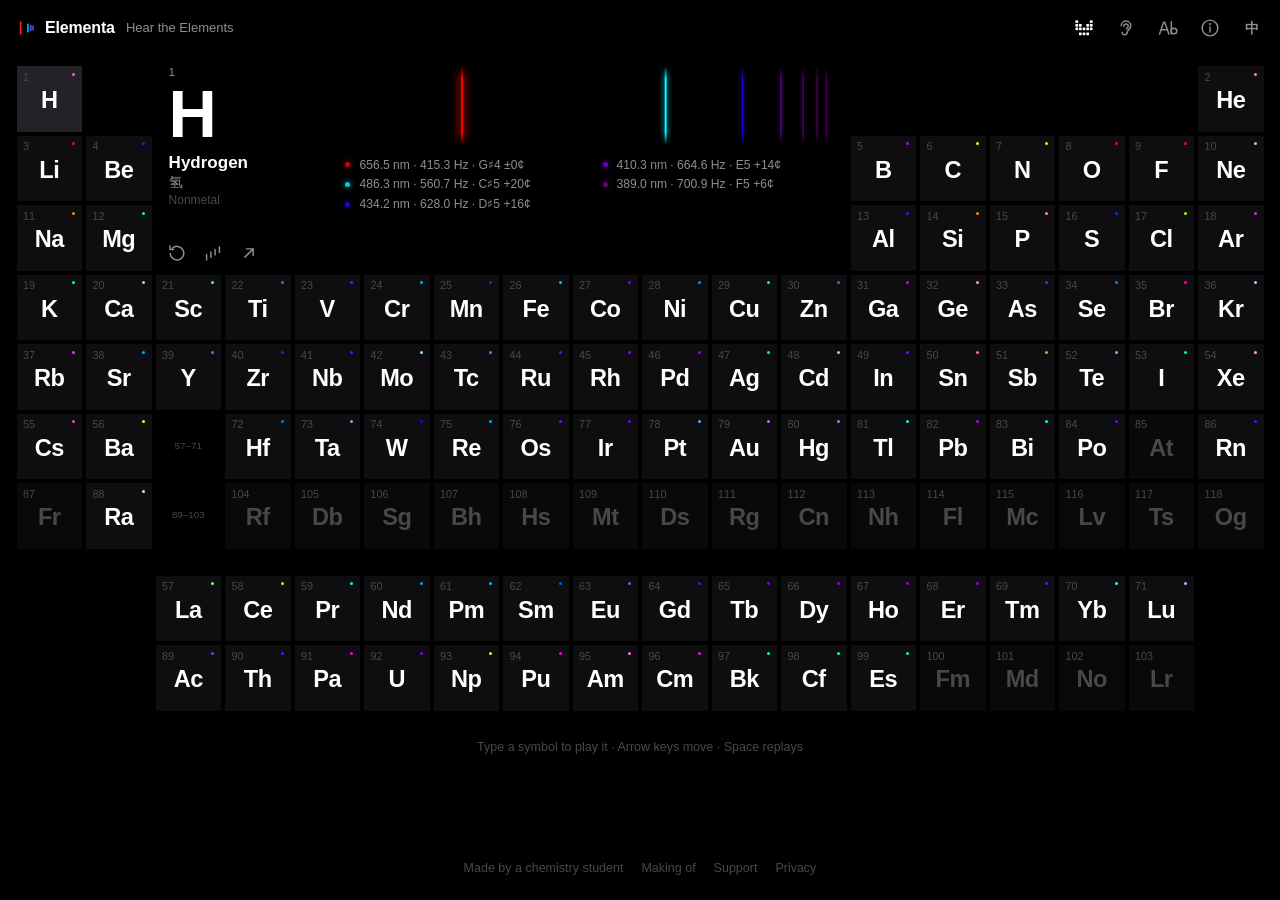
<file: index.html>
<!doctype html>
<html lang="en">
<head>
<meta charset="utf-8">
<meta name="viewport" content="width=device-width, initial-scale=1, viewport-fit=cover">
<title>Elementa — Hear the Elements · 元素之声</title>
<meta name="description" content="A periodic table you can play. Every element’s real emission spectrum, shifted down exactly 40 octaves into sound. 元素之声：把每个元素的真实光谱降低 40 个八度，听见元素周期表。">
<meta name="apple-itunes-app" content="app-id=6817516034">
<meta name="theme-color" content="#000000">
<meta name="color-scheme" content="dark">
<meta name="author" content="Elementa">
<meta name="apple-mobile-web-app-capable" content="yes">
<meta name="mobile-web-app-capable" content="yes">
<meta name="apple-mobile-web-app-status-bar-style" content="black">
<meta name="apple-mobile-web-app-title" content="Elementa">
<meta name="format-detection" content="telephone=no">
<link rel="canonical" href="https://wojiaozyh123-hub.github.io/elementa/">
<link rel="icon" href="icon.svg" type="image/svg+xml">
<link rel="icon" href="favicon-32.png" sizes="32x32" type="image/png">
<link rel="apple-touch-icon" href="apple-touch-icon.png">
<link rel="manifest" href="manifest.webmanifest">
<meta property="og:type" content="website">
<meta property="og:site_name" content="Elementa">
<meta property="og:title" content="Elementa — Hear the Elements">
<meta property="og:description" content="Light is 40 octaves above sound. Here is what the elements sound like. 光比声音高 40 个八度——听见元素周期表。">
<meta property="og:url" content="https://wojiaozyh123-hub.github.io/elementa/">
<meta property="og:image" content="https://wojiaozyh123-hub.github.io/elementa/og.png">
<meta property="og:image:width" content="1200">
<meta property="og:image:height" content="630">
<meta property="og:image:alt" content="Hydrogen’s four spectral lines glowing on black, with the words Elementa — Hear the Elements">
<meta property="og:locale" content="en_US">
<meta property="og:locale:alternate" content="zh_CN">
<meta name="twitter:card" content="summary_large_image">
<meta name="twitter:title" content="Elementa — Hear the Elements">
<meta name="twitter:description" content="A periodic table you can play: every element’s real spectrum, 40 octaves down.">
<meta name="twitter:image" content="https://wojiaozyh123-hub.github.io/elementa/og.png">
<script>
  // Language before first paint: saved choice, else the browser's.
  (function () {
    var l = 'auto';
    try { l = (JSON.parse(localStorage.getItem('elementa.settings.v1')) || {}).lang || 'auto'; } catch (e) {}
    if (l !== 'en' && l !== 'zh') {
      var list = navigator.languages || [navigator.language || 'en'];
      l = 'en';
      for (var i = 0; i < list.length; i++) {
        var x = String(list[i]).toLowerCase();
        if (x.indexOf('zh') === 0) { l = 'zh'; break; }
        if (x.indexOf('en') === 0) break;
      }
    }
    document.documentElement.lang = l === 'zh' ? 'zh-Hans' : 'en';
  })();
</script>
<link rel="stylesheet" href="style.css">
<link rel="preload" href="elements.json" as="fetch" crossorigin>
<link rel="modulepreload" href="js/app.js">
<link rel="modulepreload" href="js/audio.js">
<link rel="modulepreload" href="js/physics.js">
<link rel="modulepreload" href="js/spectrum.js">
<link rel="modulepreload" href="js/table.js">
<link rel="modulepreload" href="js/i18n.js">
<link rel="modulepreload" href="js/icons.js">
<link rel="modulepreload" href="js/config.js">
<link rel="modulepreload" href="js/keys.js">
<link rel="modulepreload" href="js/ear.js">
<link rel="modulepreload" href="js/detail.js">
<link rel="modulepreload" href="js/explain.js">
<link rel="modulepreload" href="js/eartest.js">
<link rel="modulepreload" href="js/spellview.js">
<link rel="modulepreload" href="js/spell.js">
<link rel="modulepreload" href="js/card.js">
<link rel="modulepreload" href="js/about.js">
<script type="application/ld+json">
{
  "@context": "https://schema.org",
  "@type": "WebApplication",
  "name": "Elementa — Hear the Elements",
  "alternateName": "元素之声",
  "url": "https://wojiaozyh123-hub.github.io/elementa/",
  "description": "A periodic table you can play. Every element’s real emission spectrum (NIST strong lines) shifted down exactly 40 octaves into sound, with a daily Ear Test and a word speller.",
  "applicationCategory": "EducationalApplication",
  "genre": "Chemistry, Music",
  "operatingSystem": "Any (modern web browser)",
  "browserRequirements": "Requires JavaScript and the Web Audio API",
  "inLanguage": ["en", "zh-Hans"],
  "isAccessibleForFree": true,
  "offers": { "@type": "Offer", "price": "0", "priceCurrency": "USD" },
  "image": "https://wojiaozyh123-hub.github.io/elementa/og.png",
  "author": { "@type": "Organization", "name": "Elementa", "email": "3528872473@qq.com" }
}
</script>
</head>
<body>
<header class="top">
  <a class="brand" href="#/" data-a="home">
    <span id="brandMark" class="mark"></span>
    <span class="wm" data-t="name">Elementa</span>
    <span class="sub" data-t="sub">Hear the Elements</span>
  </a>
  <nav class="nav">
    <a class="ib" id="navTable" href="#/" data-a="table" data-tip=""></a>
    <a class="ib" id="navTest" href="#/test" data-a="test" data-tip=""></a>
    <a class="ib" id="navSpell" href="#/spell" data-a="spell" data-tip=""></a>
    <a class="ib" id="navAbout" href="#/about" data-a="about" data-tip=""></a>
    <button type="button" class="ib lang" id="langBtn" data-tip=""></button>
  </nav>
</header>

<main id="main">
  <section class="view" id="v-play"></section>
  <section class="view" id="v-el" hidden></section>
  <section class="view" id="v-test" hidden></section>
  <section class="view" id="v-spell" hidden></section>
  <section class="view prose" id="v-about" hidden>
    <h1 class="vh" data-t="about">How it works</h1>
    <p class="lead" data-l="en">Light is 40 octaves above sound. Here is what the elements sound like.</p>
    <p class="lead" data-l="zh">光比声音高 40 个八度。把每个元素的光谱降下来，这就是它们的声音。</p>

    <h2 data-l="en">Light, forty octaves down</h2>
    <h2 data-l="zh">把光降低 40 个八度</h2>
    <p data-l="en">Heat an element in a flame or an electric discharge and it glows at a handful of exact wavelengths — its emission spectrum, as individual as a fingerprint. Elementa takes the frequency of each of those lines and halves it forty times. That is exactly 40 octaves down, from hundreds of terahertz to hundreds of hertz:</p>
    <p data-l="zh">把一种元素放进火焰或放电管里加热，它只会在少数几个精确的波长上发光——这就是它的发射光谱，像指纹一样独一无二。元素之声把每条谱线的频率连续减半 40 次，也就是整整降低 40 个八度，从几百太赫兹降到几百赫兹：</p>
    <p class="formula"><span>f</span> = <span>c</span> / λ / 2<sup>40</sup> ≈ 272 659.7 / λ<sub>nm</sub> Hz</p>
    <p data-l="en">Visible light, 380–780 nm, lands between 718 Hz and 350 Hz: every colour we can see fits in about one octave. Hydrogen’s red line at 656.5 nm becomes 415.3 Hz, a G♯. Red sounds low and violet sounds high; in stereo, red sits on the left and violet on the right — the same as on every spectrum strip here.</p>
    <p data-l="zh">可见光 380–780 nm 落在 718 Hz 到 350 Hz 之间：我们看得见的所有颜色，只占大约一个八度。氢的红线 656.5 nm 变成 415.3 Hz，是一个 G♯。红色低沉、紫色高亢；在立体声里，红在左、紫在右——和这里每一条光谱条的方向一致。</p>
    <p><button type="button" class="demo" data-demo="H:strum"><span class="halo"></span><span data-t="hearH">Hear hydrogen</span></button></p>
    <canvas class="strip a-strip" data-strip="H" aria-hidden="true"></canvas>

    <h2 data-l="en">Hear the beat</h2>
    <h2 data-l="zh">听见“拍”</h2>
    <p data-l="en">Sodium’s famous yellow light is really two lines, 589.16 and 589.76 nm. Forty octaves down they become 462.8 and 462.3 Hz — so close that together they swell and fade about once every two seconds: a 0.5 Hz beat. Headphones help.</p>
    <p data-l="zh">钠那著名的黄光其实是两条谱线：589.16 nm 和 589.76 nm。降低 40 个八度后是 462.8 Hz 和 462.3 Hz，两者靠得极近，同时响起时声音大约每两秒起伏一次——这就是 0.5 Hz 的“拍”。戴上耳机听得更清楚。</p>
    <p><button type="button" class="demo" data-demo="Na:chord"><span class="halo"></span><span data-t="hearNa">Hear sodium’s doublet</span></button></p>
    <canvas class="strip a-strip" data-strip="Na" data-lo="587.9" data-hi="591" aria-hidden="true"></canvas>
    <p class="note a-cap"><span data-l="en">Magnified: the two D lines, 0.6 nm apart.</span><span data-l="zh">放大后的两条 D 线，相距 0.6 nm。</span></p>

    <h2 data-l="en">Playing</h2>
    <h2 data-l="zh">玩法</h2>
    <ul data-l="en">
      <li>Tap an element to hear it; drag across the table to strum.</li>
      <li>Strum plays the lines from red to violet, 65 ms apart. Chord plays them all at once.</li>
      <li>Keyboard: type a symbol (N, Na, Fe…) to play it. Arrow keys move, Space replays, Enter opens the details.</li>
      <li>Ear Test: five mystery elements a day — the same puzzle for everyone, on the web and on iPhone.</li>
      <li>Spell: type any word and hear it spelled in elements. Share it as a link or a picture.</li>
    </ul>
    <ul data-l="zh">
      <li>点一下元素就能听到它；在周期表上滑动可以连续弹奏。</li>
      <li>琶音从红到紫依次奏出每条谱线，间隔 65 毫秒；和弦则同时奏出。</li>
      <li>键盘：输入元素符号（N、Na、Fe……）即可演奏；方向键移动，空格重播，回车打开详情。</li>
      <li>听音测验：每天五个神秘元素——网页和 iPhone 上，所有人的题目都一样。</li>
      <li>元素拼写：输入任意英文单词，听它被元素符号拼出来，并以链接或图片分享。</li>
    </ul>

    <h2 data-t="settings">Settings</h2>
    <div class="settings">
      <div class="set-row"><span data-t="setTuning">Pitch</span>
        <div class="seg" data-k="tuned"><button type="button" data-v="0" data-t="pure">Pure</button><button type="button" data-v="1" data-t="tuned">Tuned</button></div></div>
      <p class="note" data-t="setTuningNote"></p>
      <div class="set-row"><span data-t="setMode">Playing</span>
        <div class="seg" data-k="chord"><button type="button" data-v="0" data-t="strum">Strum</button><button type="button" data-v="1" data-t="chord">Chord</button></div></div>
      <div class="set-row"><span data-t="setRange">Range</span>
        <div class="seg" data-k="full"><button type="button" data-v="0" data-t="visible">Visible</button><button type="button" data-v="1" data-t="full">UV → IR</button></div></div>
      <div class="set-row"><span data-t="setLang">Language</span>
        <div class="seg" data-k="lang"><button type="button" data-v="auto" data-t="auto">Auto</button><button type="button" data-v="en" lang="en">English</button><button type="button" data-v="zh" lang="zh-Hans">中文</button></div></div>
    </div>

    <h2 data-l="en">The data</h2>
    <h2 data-l="zh">数据</h2>
    <p data-l="en">Wavelengths and intensities come from the NIST Atomic Spectra Database — the <cite>Handbook of Basic Atomic Spectroscopic Data</cite> by J. E. Sansonetti and W. C. Martin, strong-lines tables. Air wavelengths are converted to vacuum (Ciddor), and neutral-atom lines are preferred. Each element keeps up to 8 visible lines (12 from ultraviolet to infrared). A line within 0.06–0.7 semitones of a stronger chosen line is skipped so chords stay clear, but fine-structure doublets closer than 0.06 semitones are kept, so you can hear them beat.</p>
    <p data-l="zh">波长与强度来自美国国家标准与技术研究院（NIST）原子光谱数据库——J. E. Sansonetti 与 W. C. Martin 编写的 <cite>Handbook of Basic Atomic Spectroscopic Data</cite> 强谱线表。空气中的波长已换算为真空波长（Ciddor 公式），并优先采用中性原子的谱线。每种元素最多保留 8 条可见光谱线（紫外到红外共 12 条）。如果一条谱线与已选中的更强谱线相差 0.06–0.7 个半音，就跳过它，让和弦保持清晰；而相差不到 0.06 个半音的精细结构双线会保留下来，让你听见“拍”。</p>
    <p data-l="en">Some elements have only one or two strong visible lines — palladium, aluminium, chlorine — and that is the physics, not a gap. Astatine, francium and the elements from fermium onward have no lines in these tables, so they stay silent. The small dot on each tile is the element’s spectral hue: its visible lines mixed as the eye would see them, weighted by intensity.</p>
    <p data-l="zh">有些元素只有一两条强可见光谱线——钯、铝、氯——这是物理事实，并非数据缺失。砹、钫以及从镄开始的元素在这些表中没有谱线，因此保持安静。每个方块角上的小圆点是该元素的光谱色：把它的可见光谱线按强度、按人眼的感知方式混合后的颜色。</p>

    <h2 data-l="en">Credits</h2>
    <h2 data-l="zh">致谢</h2>
    <p data-l="en">Inspired by W. Walker Smith’s musical periodic table (ACS Spring 2023) and <cite>Atom Tones</cite> (Skidmore, 2019). Spectral data: NIST. Colours: Dan Bruton’s wavelength-to-RGB approximation.</p>
    <p data-l="zh">灵感来自 W. Walker Smith 的“音乐元素周期表”（美国化学会 2023 年春季会议）和 <cite>Atom Tones</cite>（Skidmore，2019）。光谱数据：NIST。颜色：Dan Bruton 的波长–RGB 近似算法。</p>
    <p data-l="en">Made by a chemistry student. Contact: <a href="mailto:3528872473@qq.com">3528872473@qq.com</a>. Elementa collects nothing: no accounts, no analytics, no cookies.</p>
    <p data-l="zh">由一名化学系学生制作。联系邮箱：<a href="mailto:3528872473@qq.com">3528872473@qq.com</a>。元素之声不收集任何数据：没有账号、没有统计、没有 Cookie。</p>
    <p class="links"><a href="making-of.html" data-t="makingOf">Making of</a><a href="support.html" data-t="support">Support</a><a href="privacy.html" data-t="privacy">Privacy</a><a class="app-link" hidden data-t="getApp">Get the iPhone app</a></p>
  </section>
</main>

<footer class="foot">
  <span data-t="madeBy">Made by a chemistry student</span>
  <a href="making-of.html" data-t="makingOf">Making of</a>
  <a href="support.html" data-t="support">Support</a>
  <a href="privacy.html" data-t="privacy">Privacy</a>
  <a class="app-link" hidden data-t="getApp">Get the iPhone app</a>
</footer>

<div id="toast" role="status" aria-live="polite"></div>
<noscript><p class="noscript">Elementa needs JavaScript to play sound. · 元素之声需要启用 JavaScript 才能发声。</p></noscript>
<script type="module" src="js/app.js"></script>
</body>
</html>
</file>
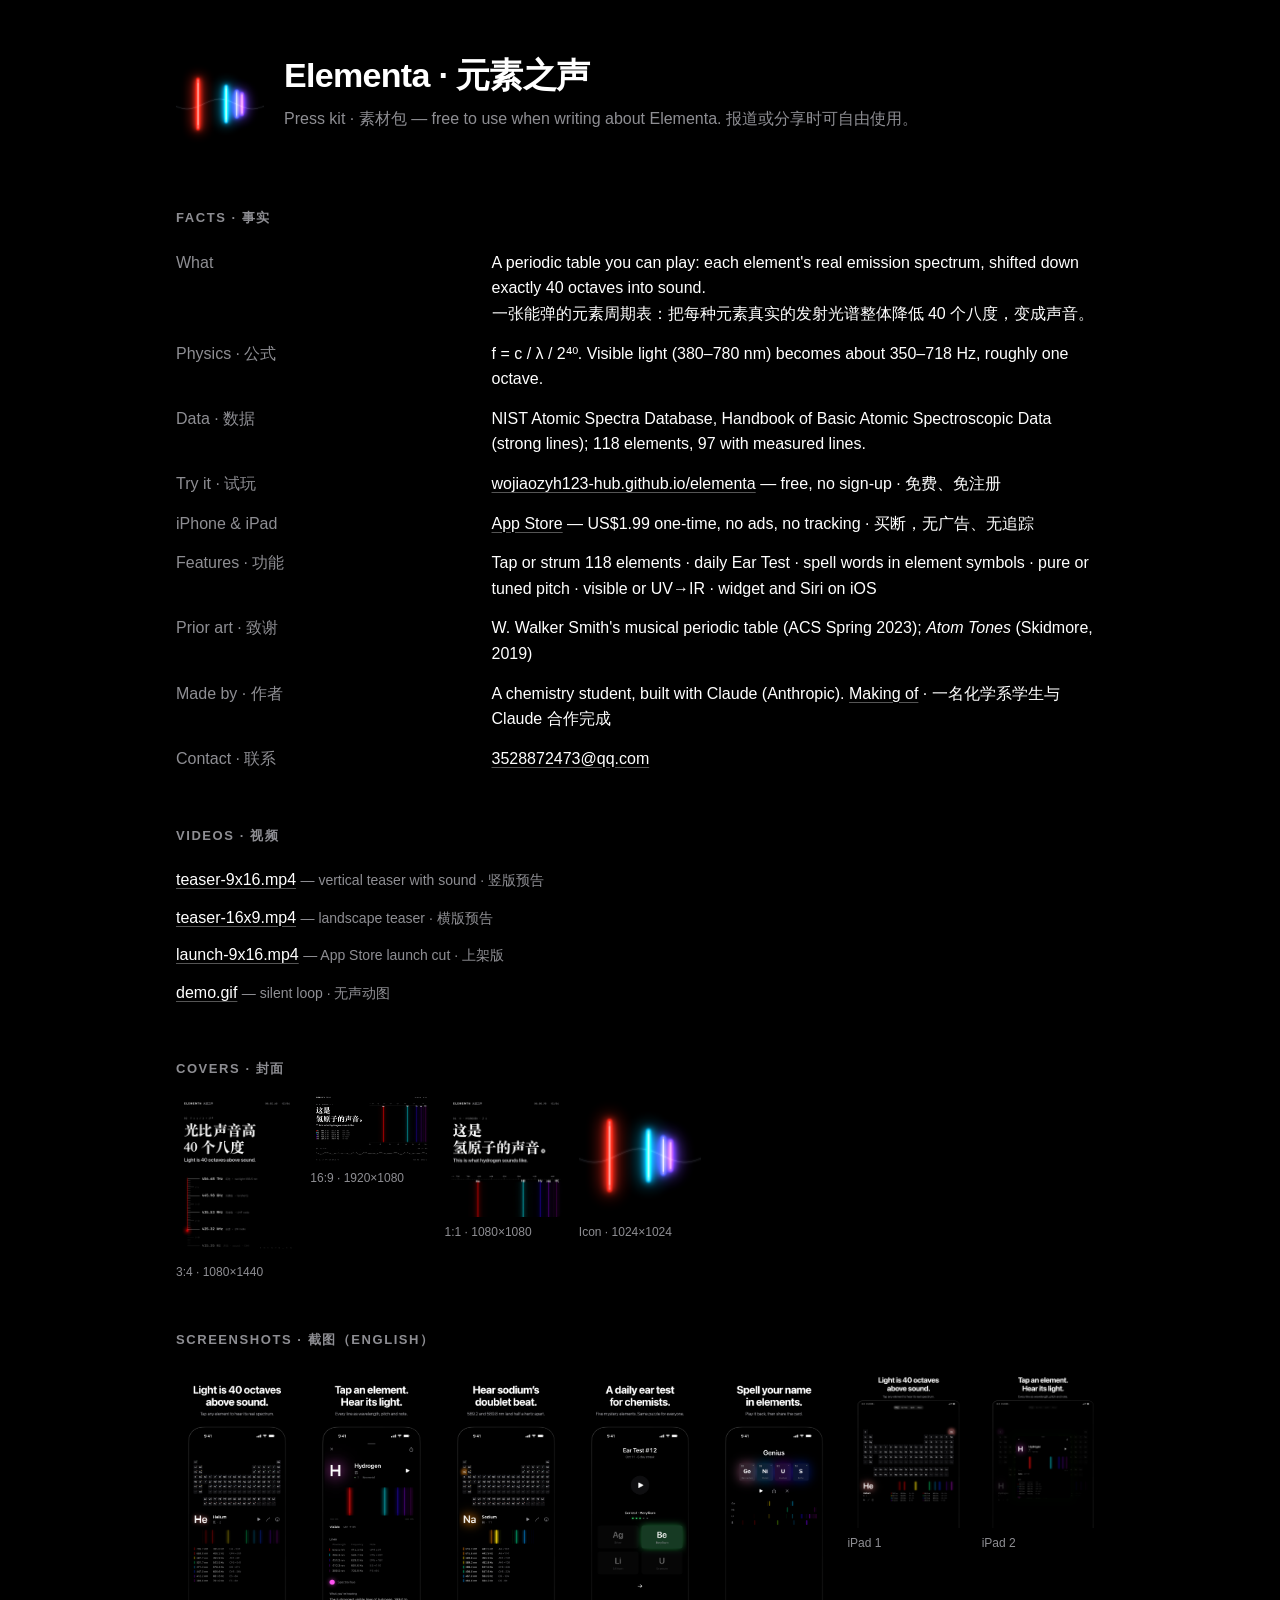
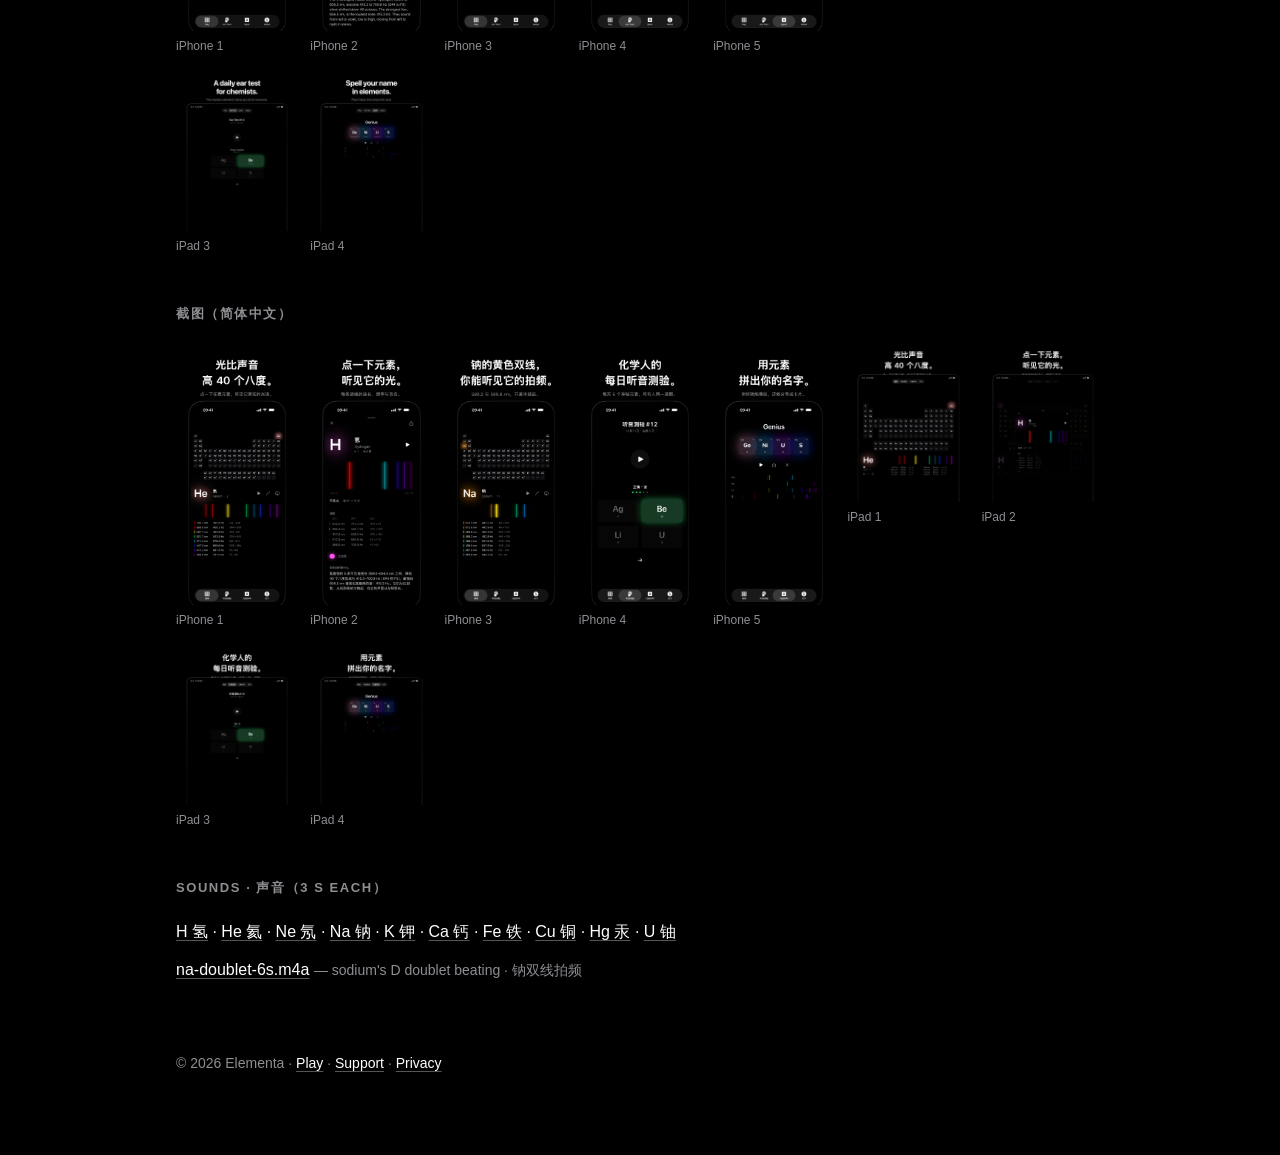
<file: press/index.html>
<!doctype html>
<html lang="en">
<head>
<meta charset="utf-8">
<meta name="viewport" content="width=device-width, initial-scale=1, viewport-fit=cover">
<title>Press kit — Elementa</title>
<meta name="description" content="Press kit for Elementa — Hear the Elements (元素之声): screenshots, videos, covers, sounds, icon and facts.">
<meta name="theme-color" content="#000000">
<meta name="color-scheme" content="dark">
<link rel="icon" href="../icon.svg" type="image/svg+xml">
<meta property="og:title" content="Press kit — Elementa">
<meta property="og:image" content="https://wojiaozyh123-hub.github.io/elementa/og.png">
<style>
  :root { --bg:#000; --fg:#fff; --dim:#8e8e93; --faint:#2c2c2e; --tile:#0e0e10; }
  * { box-sizing: border-box; }
  body { margin:0; background:var(--bg); color:var(--fg); font:16px/1.6 -apple-system, BlinkMacSystemFont, "SF Pro Text", "PingFang SC", "Helvetica Neue", sans-serif; }
  main { max-width: 960px; margin: 0 auto; padding: 48px 16px 80px; }
  a { color: var(--fg); text-underline-offset: 3px; text-decoration-color: #555; }
  a:hover { text-decoration-color: var(--fg); }
  h1 { font-size: 34px; letter-spacing: -0.02em; margin: 0 0 4px; }
  h2 { font-size: 13px; letter-spacing: .12em; text-transform: uppercase; color: var(--dim); font-weight: 600; margin: 48px 0 14px; }
  .sub { color: var(--dim); margin: 0 0 28px; }
  .head { display:flex; gap:20px; align-items:center; }
  .head img { width:88px; height:88px; border-radius:20px; }
  table { border-collapse: collapse; width:100%; font-variant-numeric: tabular-nums; }
  td { padding: 7px 0; vertical-align: top; }
  td:first-child { color: var(--dim); width: 34%; padding-right: 16px; }
  .grid { display:grid; grid-template-columns: repeat(auto-fill, minmax(120px, 1fr)); gap: 12px; }
  .grid a { display:block; text-decoration:none; color:var(--dim); font-size:12px; }
  .grid img { width:100%; border-radius:10px; background:var(--tile); display:block; margin-bottom:6px; }
  ul { list-style:none; padding:0; margin:0; }
  li { padding: 6px 0; }
  li span { color: var(--dim); font-size: 14px; }
  video { width: 100%; max-width: 360px; border-radius: 12px; background: var(--tile); }
  footer { margin-top: 64px; color: var(--dim); font-size: 14px; }
</style>
</head>
<body>
<main>
  <div class="head">
    <img src="icon-1024.png" alt="Elementa app icon">
    <div>
      <h1>Elementa · 元素之声</h1>
      <p class="sub">Press kit · 素材包 — free to use when writing about Elementa. 报道或分享时可自由使用。</p>
    </div>
  </div>

  <h2>Facts · 事实</h2>
  <table>
    <tr><td>What</td><td>A periodic table you can play: each element's real emission spectrum, shifted down exactly 40 octaves into sound.<br>一张能弹的元素周期表：把每种元素真实的发射光谱整体降低 40 个八度，变成声音。</td></tr>
    <tr><td>Physics · 公式</td><td>f = c / λ / 2⁴⁰. Visible light (380–780 nm) becomes about 350–718 Hz, roughly one octave.</td></tr>
    <tr><td>Data · 数据</td><td>NIST Atomic Spectra Database, Handbook of Basic Atomic Spectroscopic Data (strong lines); 118 elements, 97 with measured lines.</td></tr>
    <tr><td>Try it · 试玩</td><td><a href="../">wojiaozyh123-hub.github.io/elementa</a> — free, no sign-up · 免费、免注册</td></tr>
    <tr><td>iPhone &amp; iPad</td><td><a href="https://apps.apple.com/app/id6817516034">App Store</a> — US$1.99 one-time, no ads, no tracking · 买断，无广告、无追踪</td></tr>
    <tr><td>Features · 功能</td><td>Tap or strum 118 elements · daily Ear Test · spell words in element symbols · pure or tuned pitch · visible or UV→IR · widget and Siri on iOS</td></tr>
    <tr><td>Prior art · 致谢</td><td>W. Walker Smith's musical periodic table (ACS Spring 2023); <i>Atom Tones</i> (Skidmore, 2019)</td></tr>
    <tr><td>Made by · 作者</td><td>A chemistry student, built with Claude (Anthropic). <a href="../making-of.html">Making of</a> · 一名化学系学生与 Claude 合作完成</td></tr>
    <tr><td>Contact · 联系</td><td><a href="mailto:3528872473@qq.com">3528872473@qq.com</a></td></tr>
  </table>

  <h2>Videos · 视频</h2>
  <ul>
    <li><a href="video/teaser-9x16.mp4">teaser-9x16.mp4</a> <span>— vertical teaser with sound · 竖版预告</span></li>
    <li><a href="video/teaser-16x9.mp4">teaser-16x9.mp4</a> <span>— landscape teaser · 横版预告</span></li>
    <li><a href="video/launch-9x16.mp4">launch-9x16.mp4</a> <span>— App Store launch cut · 上架版</span></li>
    <li><a href="demo.gif">demo.gif</a> <span>— silent loop · 无声动图</span></li>
  </ul>

  <h2>Covers · 封面</h2>
  <div class="grid">
    <a href="covers/cover-3x4.png"><img src="covers/cover-3x4.png" alt="3:4 cover" loading="lazy">3:4 · 1080×1440</a>
    <a href="covers/cover-16x9.png"><img src="covers/cover-16x9.png" alt="16:9 cover" loading="lazy">16:9 · 1920×1080</a>
    <a href="covers/cover-1x1.png"><img src="covers/cover-1x1.png" alt="1:1 cover" loading="lazy">1:1 · 1080×1080</a>
    <a href="icon-1024.png"><img src="icon-1024.png" alt="App icon" loading="lazy">Icon · 1024×1024</a>
  </div>

  <h2>Screenshots · 截图（English）</h2>
  <div class="grid">
    <a href="screenshots/en-US/iphone-1.png"><img src="screenshots/en-US/iphone-1.png" alt="" loading="lazy">iPhone 1</a>
    <a href="screenshots/en-US/iphone-2.png"><img src="screenshots/en-US/iphone-2.png" alt="" loading="lazy">iPhone 2</a>
    <a href="screenshots/en-US/iphone-3.png"><img src="screenshots/en-US/iphone-3.png" alt="" loading="lazy">iPhone 3</a>
    <a href="screenshots/en-US/iphone-4.png"><img src="screenshots/en-US/iphone-4.png" alt="" loading="lazy">iPhone 4</a>
    <a href="screenshots/en-US/iphone-5.png"><img src="screenshots/en-US/iphone-5.png" alt="" loading="lazy">iPhone 5</a>
    <a href="screenshots/en-US/ipad-1.png"><img src="screenshots/en-US/ipad-1.png" alt="" loading="lazy">iPad 1</a>
    <a href="screenshots/en-US/ipad-2.png"><img src="screenshots/en-US/ipad-2.png" alt="" loading="lazy">iPad 2</a>
    <a href="screenshots/en-US/ipad-3.png"><img src="screenshots/en-US/ipad-3.png" alt="" loading="lazy">iPad 3</a>
    <a href="screenshots/en-US/ipad-4.png"><img src="screenshots/en-US/ipad-4.png" alt="" loading="lazy">iPad 4</a>
  </div>

  <h2>截图（简体中文）</h2>
  <div class="grid">
    <a href="screenshots/zh-Hans/iphone-1.png"><img src="screenshots/zh-Hans/iphone-1.png" alt="" loading="lazy">iPhone 1</a>
    <a href="screenshots/zh-Hans/iphone-2.png"><img src="screenshots/zh-Hans/iphone-2.png" alt="" loading="lazy">iPhone 2</a>
    <a href="screenshots/zh-Hans/iphone-3.png"><img src="screenshots/zh-Hans/iphone-3.png" alt="" loading="lazy">iPhone 3</a>
    <a href="screenshots/zh-Hans/iphone-4.png"><img src="screenshots/zh-Hans/iphone-4.png" alt="" loading="lazy">iPhone 4</a>
    <a href="screenshots/zh-Hans/iphone-5.png"><img src="screenshots/zh-Hans/iphone-5.png" alt="" loading="lazy">iPhone 5</a>
    <a href="screenshots/zh-Hans/ipad-1.png"><img src="screenshots/zh-Hans/ipad-1.png" alt="" loading="lazy">iPad 1</a>
    <a href="screenshots/zh-Hans/ipad-2.png"><img src="screenshots/zh-Hans/ipad-2.png" alt="" loading="lazy">iPad 2</a>
    <a href="screenshots/zh-Hans/ipad-3.png"><img src="screenshots/zh-Hans/ipad-3.png" alt="" loading="lazy">iPad 3</a>
    <a href="screenshots/zh-Hans/ipad-4.png"><img src="screenshots/zh-Hans/ipad-4.png" alt="" loading="lazy">iPad 4</a>
  </div>

  <h2>Sounds · 声音（3 s each）</h2>
  <ul id="sounds">
    <li><a href="sounds/H.m4a">H 氢</a> · <a href="sounds/He.m4a">He 氦</a> · <a href="sounds/Ne.m4a">Ne 氖</a> · <a href="sounds/Na.m4a">Na 钠</a> · <a href="sounds/K.m4a">K 钾</a> · <a href="sounds/Ca.m4a">Ca 钙</a> · <a href="sounds/Fe.m4a">Fe 铁</a> · <a href="sounds/Cu.m4a">Cu 铜</a> · <a href="sounds/Hg.m4a">Hg 汞</a> · <a href="sounds/U.m4a">U 铀</a></li>
    <li><a href="sounds/na-doublet-6s.m4a">na-doublet-6s.m4a</a> <span>— sodium's D doublet beating · 钠双线拍频</span></li>
  </ul>

  <footer>© 2026 Elementa · <a href="../">Play</a> · <a href="../support.html">Support</a> · <a href="../privacy.html">Privacy</a></footer>
</main>
</body>
</html>
</file>
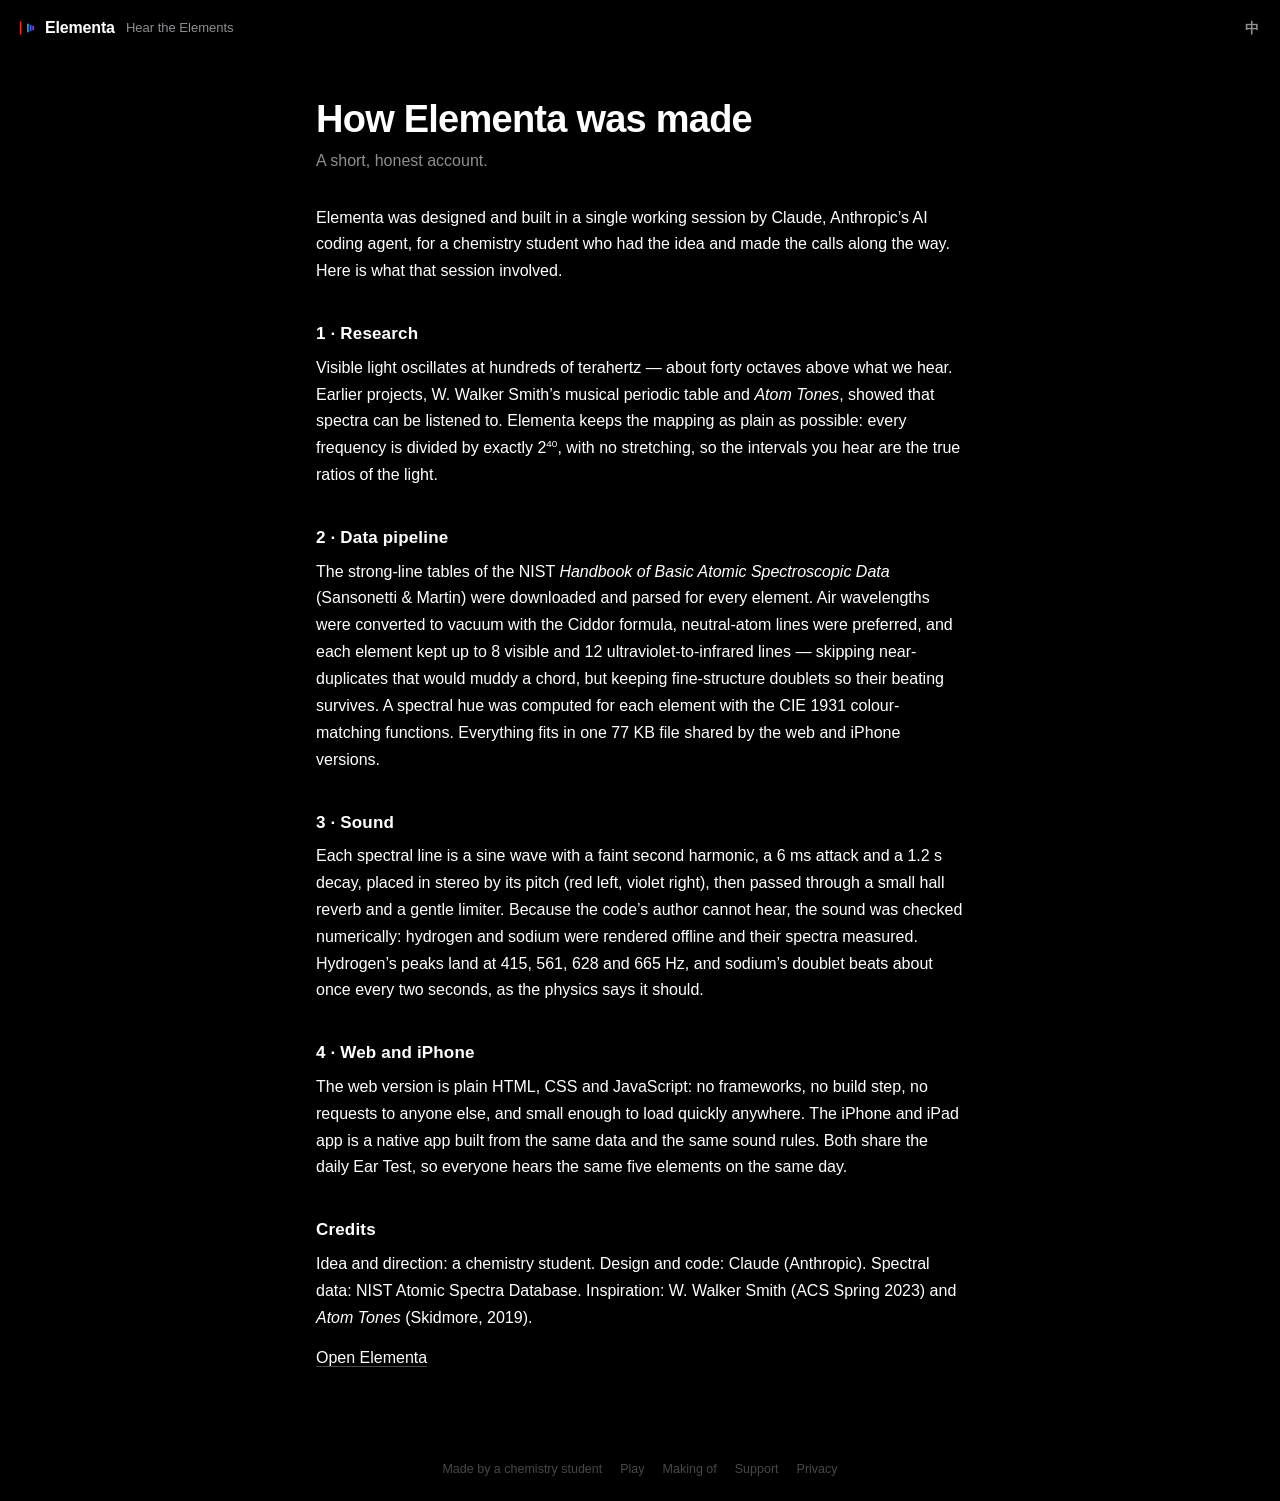
<file: making-of.html>
<!doctype html>
<html lang="en">
<head>
<meta charset="utf-8">
<meta name="viewport" content="width=device-width, initial-scale=1, viewport-fit=cover">
<title>How Elementa was made</title>
<meta name="description" content="How Elementa — Hear the Elements was researched, built and checked: NIST data, a 40-octave shift and numerical sound tests.">
<meta name="theme-color" content="#000000">
<meta name="color-scheme" content="dark">
<link rel="canonical" href="https://wojiaozyh123-hub.github.io/elementa/making-of.html">
<link rel="icon" href="icon.svg" type="image/svg+xml">
<link rel="icon" href="favicon-32.png" sizes="32x32" type="image/png">
<link rel="apple-touch-icon" href="apple-touch-icon.png">
<meta property="og:title" content="How Elementa was made">
<meta property="og:description" content="How Elementa — Hear the Elements was researched, built and checked: NIST data, a 40-octave shift and numerical sound tests.">
<meta property="og:image" content="https://wojiaozyh123-hub.github.io/elementa/og.png">
<meta name="twitter:card" content="summary_large_image">
<script>
  (function () {
    var l = 'auto';
    try { l = (JSON.parse(localStorage.getItem('elementa.settings.v1')) || {}).lang || 'auto'; } catch (e) {}
    if (l !== 'en' && l !== 'zh') {
      var list = navigator.languages || [navigator.language || 'en'];
      l = 'en';
      for (var i = 0; i < list.length; i++) {
        var x = String(list[i]).toLowerCase();
        if (x.indexOf('zh') === 0) { l = 'zh'; break; }
        if (x.indexOf('en') === 0) break;
      }
    }
    document.documentElement.lang = l === 'zh' ? 'zh-Hans' : 'en';
  })();
</script>
<link rel="stylesheet" href="style.css">
</head>
<body class="static">
<header class="top">
  <a class="brand" href="./">
    <span class="mark"><svg viewBox="0 0 24 24" width="20" height="20" aria-hidden="true"><rect x="4.6" y="4" width="1.8" height="16" rx=".9" fill="#ff2a1a"/><rect x="13.4" y="6.5" width="1.8" height="11" rx=".9" fill="#00c8ff"/><rect x="16.8" y="8" width="1.8" height="8" rx=".9" fill="#4f5bff"/><rect x="19.6" y="9" width="1.8" height="6" rx=".9" fill="#8a3cff"/></svg></span>
    <span class="wm"><span data-l="en">Elementa</span><span data-l="zh">元素之声</span></span>
    <span class="sub"><span data-l="en">Hear the Elements</span><span data-l="zh">听见元素周期表</span></span>
  </a>
  <nav class="nav">
    <button type="button" class="ib lang" id="langBtn" aria-label="切换到中文 · Switch to English"><span data-l="en" lang="zh-Hans" aria-hidden="true">中</span><span data-l="zh" lang="en" aria-hidden="true">EN</span></button>
  </nav>
</header>
<main class="page">
  <h1><span data-l="en">How Elementa was made</span><span data-l="zh">元素之声是怎样做出来的</span></h1>
  <p class="sub1"><span data-l="en">A short, honest account.</span><span data-l="zh">一段简短而如实的记录。</span></p>

  <p data-l="en">Elementa was designed and built in a single working session by Claude, Anthropic’s AI coding agent, for a chemistry student who had the idea and made the calls along the way. Here is what that session involved.</p>
  <p data-l="zh">元素之声由 Anthropic 的 AI 编程助手 Claude 在一次连续的工作中设计并构建，为一名化学专业的学生而作——点子和过程中的取舍都来自这位学生。下面是这次工作的内容。</p>

  <h2><span data-l="en">1 · Research</span><span data-l="zh">1 · 调研</span></h2>
  <p data-l="en">Visible light oscillates at hundreds of terahertz — about forty octaves above what we hear. Earlier projects, W. Walker Smith’s musical periodic table and <cite>Atom Tones</cite>, showed that spectra can be listened to. Elementa keeps the mapping as plain as possible: every frequency is divided by exactly 2<sup>40</sup>, with no stretching, so the intervals you hear are the true ratios of the light.</p>
  <p data-l="zh">可见光的振动频率是几百太赫兹——大约比我们能听到的声音高 40 个八度。W. Walker Smith 的“音乐元素周期表”和 <cite>Atom Tones</cite> 等项目已经证明光谱可以被“听”。元素之声让映射尽量简单：每个频率都除以恰好 2<sup>40</sup>，不做任何拉伸，所以你听到的音程就是光本身的真实频率比。</p>

  <h2><span data-l="en">2 · Data pipeline</span><span data-l="zh">2 · 数据处理</span></h2>
  <p data-l="en">The strong-line tables of the NIST <cite>Handbook of Basic Atomic Spectroscopic Data</cite> (Sansonetti &amp; Martin) were downloaded and parsed for every element. Air wavelengths were converted to vacuum with the Ciddor formula, neutral-atom lines were preferred, and each element kept up to 8 visible and 12 ultraviolet-to-infrared lines — skipping near-duplicates that would muddy a chord, but keeping fine-structure doublets so their beating survives. A spectral hue was computed for each element with the CIE 1931 colour-matching functions. Everything fits in one 77 KB file shared by the web and iPhone versions.</p>
  <p data-l="zh">程序下载并解析了 NIST《Handbook of Basic Atomic Spectroscopic Data》（Sansonetti 与 Martin）中每种元素的强谱线表。空气中的波长用 Ciddor 公式换算为真空波长，优先采用中性原子谱线；每种元素最多保留 8 条可见光谱线和 12 条紫外到红外谱线——跳过会让和弦变浑浊的相近谱线，但保留精细结构双线，让“拍”得以保留。每种元素的光谱色由 CIE 1931 配色函数计算。所有数据合在一个 77 KB 的文件里，由网页版和 iPhone 版共用。</p>

  <h2><span data-l="en">3 · Sound</span><span data-l="zh">3 · 声音</span></h2>
  <p data-l="en">Each spectral line is a sine wave with a faint second harmonic, a 6 ms attack and a 1.2 s decay, placed in stereo by its pitch (red left, violet right), then passed through a small hall reverb and a gentle limiter. Because the code’s author cannot hear, the sound was checked numerically: hydrogen and sodium were rendered offline and their spectra measured. Hydrogen’s peaks land at 415, 561, 628 and 665 Hz, and sodium’s doublet beats about once every two seconds, as the physics says it should.</p>
  <p data-l="zh">每条谱线是一个带有微弱二次谐波的正弦波：6 毫秒起音、1.2 秒衰减，按音高放在立体声中的位置（红在左、紫在右），再经过一个小型厅堂混响和一个柔和的限幅器。由于写代码的一方听不见声音，声音是用数字验证的：离线渲染氢和钠，再测量它们的频谱。氢的峰值落在 415、561、628 和 665 Hz，钠的双线大约每两秒起伏一次，正如物理规律所预言。</p>

  <h2><span data-l="en">4 · Web and iPhone</span><span data-l="zh">4 · 网页版与 iPhone 版</span></h2>
  <p data-l="en">The web version is plain HTML, CSS and JavaScript: no frameworks, no build step, no requests to anyone else, and small enough to load quickly anywhere. The iPhone and iPad app is a native app built from the same data and the same sound rules. Both share the daily Ear Test, so everyone hears the same five elements on the same day.</p>
  <p data-l="zh">网页版只用了 HTML、CSS 和 JavaScript：没有框架、没有构建步骤、不向任何第三方发出请求，体积很小，在哪里都能快速加载。iPhone 和 iPad 版是原生应用，使用相同的数据和相同的发声规则。两者共用每日听音测验，所以同一天所有人听到的是同样的五个元素。</p>

  <h2><span data-l="en">Credits</span><span data-l="zh">致谢</span></h2>
  <p data-l="en">Idea and direction: a chemistry student. Design and code: Claude (Anthropic). Spectral data: NIST Atomic Spectra Database. Inspiration: W. Walker Smith (ACS Spring 2023) and <cite>Atom Tones</cite> (Skidmore, 2019).</p>
  <p data-l="zh">创意与方向：一名化学系学生。设计与代码：Claude（Anthropic）。光谱数据：NIST 原子光谱数据库。灵感来源：W. Walker Smith（美国化学会 2023 年春季会议）与 <cite>Atom Tones</cite>（Skidmore，2019）。</p>
  <p><a href="./"><span data-l="en">Open Elementa</span><span data-l="zh">打开元素之声</span></a></p>
</main>
<footer class="foot">
  <span><span data-l="en">Made by a chemistry student</span><span data-l="zh">一名化学系学生制作</span></span>
  <a href="./"><span data-l="en">Play</span><span data-l="zh">打开元素之声</span></a>
  <a href="making-of.html"><span data-l="en">Making of</span><span data-l="zh">制作过程</span></a>
  <a href="support.html"><span data-l="en">Support</span><span data-l="zh">支持</span></a>
  <a href="privacy.html"><span data-l="en">Privacy</span><span data-l="zh">隐私</span></a>
</footer>
<script>
  (function () {
    var b = document.getElementById('langBtn');
    function label() { b.setAttribute('aria-label', document.documentElement.lang.indexOf('zh') === 0 ? 'Switch to English' : '切换到中文'); }
    label();
    b.addEventListener('click', function () {
    var zh = document.documentElement.lang.indexOf('zh') !== 0;
    document.documentElement.lang = zh ? 'zh-Hans' : 'en';
    label();
    try {
      var s = JSON.parse(localStorage.getItem('elementa.settings.v1')) || {};
      s.lang = zh ? 'zh' : 'en';
      localStorage.setItem('elementa.settings.v1', JSON.stringify(s));
    } catch (e) {}
    });
  })();
</script>
</body>
</html>
</file>
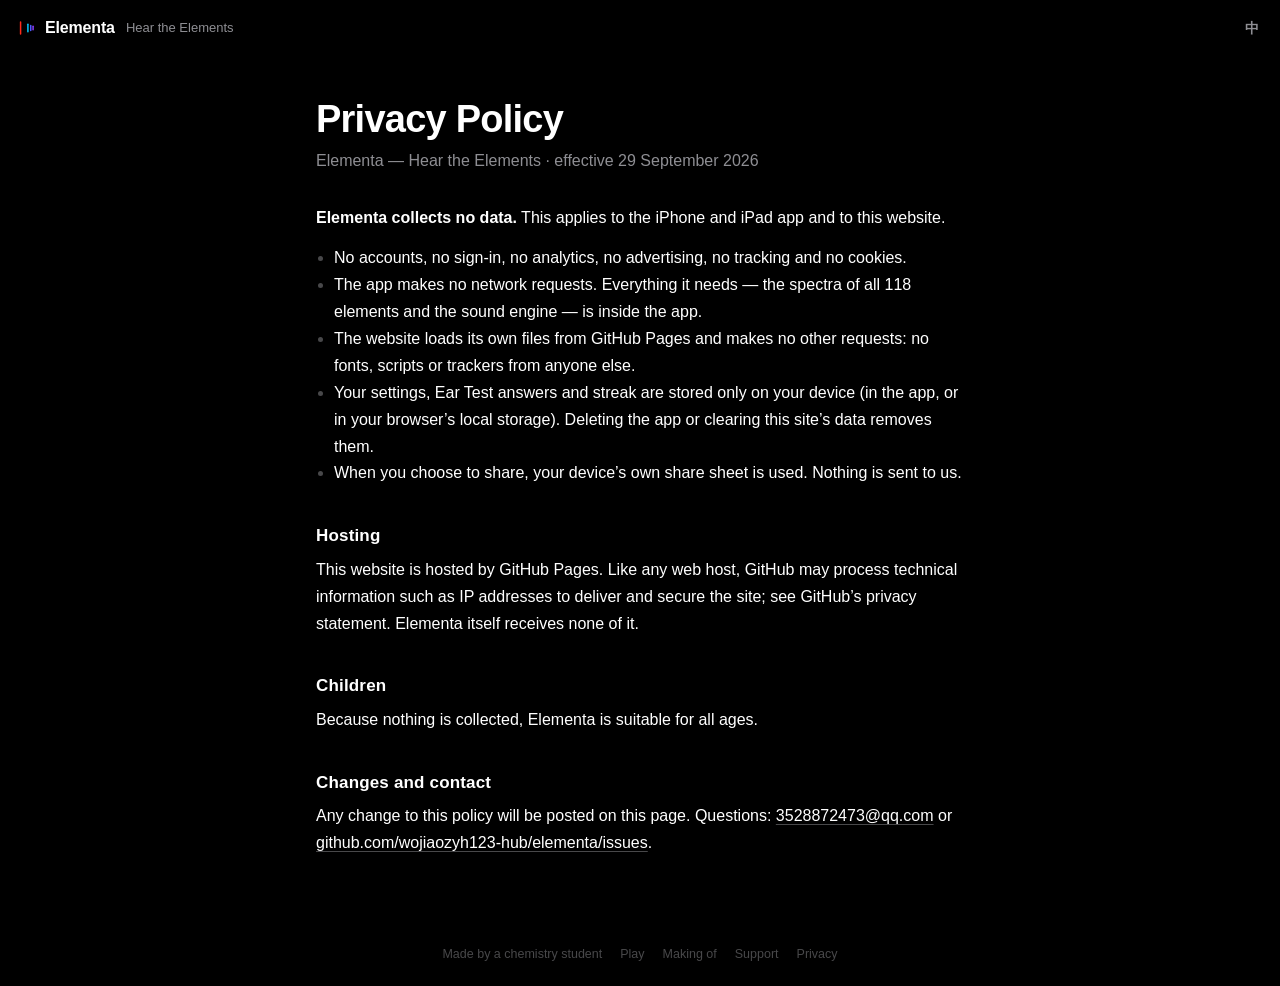
<file: privacy.html>
<!doctype html>
<html lang="en">
<head>
<meta charset="utf-8">
<meta name="viewport" content="width=device-width, initial-scale=1, viewport-fit=cover">
<title>Privacy Policy — Elementa</title>
<meta name="description" content="Elementa collects no data: no accounts, analytics, tracking or cookies. 元素之声不收集任何数据。">
<meta name="theme-color" content="#000000">
<meta name="color-scheme" content="dark">
<link rel="canonical" href="https://wojiaozyh123-hub.github.io/elementa/privacy.html">
<link rel="icon" href="icon.svg" type="image/svg+xml">
<link rel="icon" href="favicon-32.png" sizes="32x32" type="image/png">
<link rel="apple-touch-icon" href="apple-touch-icon.png">
<meta property="og:title" content="Privacy Policy — Elementa">
<meta property="og:description" content="Elementa collects no data: no accounts, analytics, tracking or cookies. 元素之声不收集任何数据。">
<meta property="og:image" content="https://wojiaozyh123-hub.github.io/elementa/og.png">
<meta name="twitter:card" content="summary_large_image">
<script>
  (function () {
    var l = 'auto';
    try { l = (JSON.parse(localStorage.getItem('elementa.settings.v1')) || {}).lang || 'auto'; } catch (e) {}
    if (l !== 'en' && l !== 'zh') {
      var list = navigator.languages || [navigator.language || 'en'];
      l = 'en';
      for (var i = 0; i < list.length; i++) {
        var x = String(list[i]).toLowerCase();
        if (x.indexOf('zh') === 0) { l = 'zh'; break; }
        if (x.indexOf('en') === 0) break;
      }
    }
    document.documentElement.lang = l === 'zh' ? 'zh-Hans' : 'en';
  })();
</script>
<link rel="stylesheet" href="style.css">
</head>
<body class="static">
<header class="top">
  <a class="brand" href="./">
    <span class="mark"><svg viewBox="0 0 24 24" width="20" height="20" aria-hidden="true"><rect x="4.6" y="4" width="1.8" height="16" rx=".9" fill="#ff2a1a"/><rect x="13.4" y="6.5" width="1.8" height="11" rx=".9" fill="#00c8ff"/><rect x="16.8" y="8" width="1.8" height="8" rx=".9" fill="#4f5bff"/><rect x="19.6" y="9" width="1.8" height="6" rx=".9" fill="#8a3cff"/></svg></span>
    <span class="wm"><span data-l="en">Elementa</span><span data-l="zh">元素之声</span></span>
    <span class="sub"><span data-l="en">Hear the Elements</span><span data-l="zh">听见元素周期表</span></span>
  </a>
  <nav class="nav">
    <button type="button" class="ib lang" id="langBtn" aria-label="切换到中文 · Switch to English"><span data-l="en" lang="zh-Hans" aria-hidden="true">中</span><span data-l="zh" lang="en" aria-hidden="true">EN</span></button>
  </nav>
</header>
<main class="page">
  <h1><span data-l="en">Privacy Policy</span><span data-l="zh">隐私政策</span></h1>
  <p class="sub1"><span data-l="en">Elementa — Hear the Elements · effective 29 September 2026</span><span data-l="zh">元素之声 · 自 2026 年 9 月 29 日起生效</span></p>

  <p data-l="en"><strong>Elementa collects no data.</strong> This applies to the iPhone and iPad app and to this website.</p>
  <p data-l="zh"><strong>元素之声不收集任何数据。</strong>这适用于 iPhone、iPad 应用以及本网站。</p>
  <ul data-l="en">
    <li>No accounts, no sign-in, no analytics, no advertising, no tracking and no cookies.</li>
    <li>The app makes no network requests. Everything it needs — the spectra of all 118 elements and the sound engine — is inside the app.</li>
    <li>The website loads its own files from GitHub Pages and makes no other requests: no fonts, scripts or trackers from anyone else.</li>
    <li>Your settings, Ear Test answers and streak are stored only on your device (in the app, or in your browser’s local storage). Deleting the app or clearing this site’s data removes them.</li>
    <li>When you choose to share, your device’s own share sheet is used. Nothing is sent to us.</li>
  </ul>
  <ul data-l="zh">
    <li>没有账号、没有登录、没有统计分析、没有广告、没有追踪，也没有 Cookie。</li>
    <li>应用不发出任何网络请求。它所需的一切——118 种元素的光谱与声音引擎——都在应用内部。</li>
    <li>网站只从 GitHub Pages 加载自身的文件，不发出其他任何请求：没有第三方字体、脚本或追踪器。</li>
    <li>你的设置、听音测验答案与连续天数只保存在你的设备上（应用内，或浏览器的本地存储中）。删除应用或清除本网站数据即可将其删除。</li>
    <li>当你选择分享时，使用的是设备自带的分享面板，不会向我们发送任何内容。</li>
  </ul>
  <h2><span data-l="en">Hosting</span><span data-l="zh">托管</span></h2>
  <p data-l="en">This website is hosted by GitHub Pages. Like any web host, GitHub may process technical information such as IP addresses to deliver and secure the site; see GitHub’s privacy statement. Elementa itself receives none of it.</p>
  <p data-l="zh">本网站由 GitHub Pages 托管。与所有网站托管服务一样，GitHub 可能会为提供和保护网站而处理 IP 地址等技术信息，详见 GitHub 的隐私声明。元素之声本身不会收到这些信息。</p>
  <h2><span data-l="en">Children</span><span data-l="zh">儿童</span></h2>
  <p data-l="en">Because nothing is collected, Elementa is suitable for all ages.</p>
  <p data-l="zh">由于不收集任何信息，元素之声适合所有年龄段使用。</p>
  <h2><span data-l="en">Changes and contact</span><span data-l="zh">变更与联系</span></h2>
  <p data-l="en">Any change to this policy will be posted on this page. Questions: <a href="mailto:3528872473@qq.com">3528872473@qq.com</a> or <a href="https://github.com/wojiaozyh123-hub/elementa/issues">github.com/wojiaozyh123-hub/elementa/issues</a>.</p>
  <p data-l="zh">本政策如有变更，将在此页面公布。如有疑问，请发邮件至 <a href="mailto:3528872473@qq.com">3528872473@qq.com</a>，或访问 <a href="https://github.com/wojiaozyh123-hub/elementa/issues">github.com/wojiaozyh123-hub/elementa/issues</a>。</p>
</main>
<footer class="foot">
  <span><span data-l="en">Made by a chemistry student</span><span data-l="zh">一名化学系学生制作</span></span>
  <a href="./"><span data-l="en">Play</span><span data-l="zh">打开元素之声</span></a>
  <a href="making-of.html"><span data-l="en">Making of</span><span data-l="zh">制作过程</span></a>
  <a href="support.html"><span data-l="en">Support</span><span data-l="zh">支持</span></a>
  <a href="privacy.html"><span data-l="en">Privacy</span><span data-l="zh">隐私</span></a>
</footer>
<script>
  (function () {
    var b = document.getElementById('langBtn');
    function label() { b.setAttribute('aria-label', document.documentElement.lang.indexOf('zh') === 0 ? 'Switch to English' : '切换到中文'); }
    label();
    b.addEventListener('click', function () {
    var zh = document.documentElement.lang.indexOf('zh') !== 0;
    document.documentElement.lang = zh ? 'zh-Hans' : 'en';
    label();
    try {
      var s = JSON.parse(localStorage.getItem('elementa.settings.v1')) || {};
      s.lang = zh ? 'zh' : 'en';
      localStorage.setItem('elementa.settings.v1', JSON.stringify(s));
    } catch (e) {}
    });
  })();
</script>
</body>
</html>
</file>
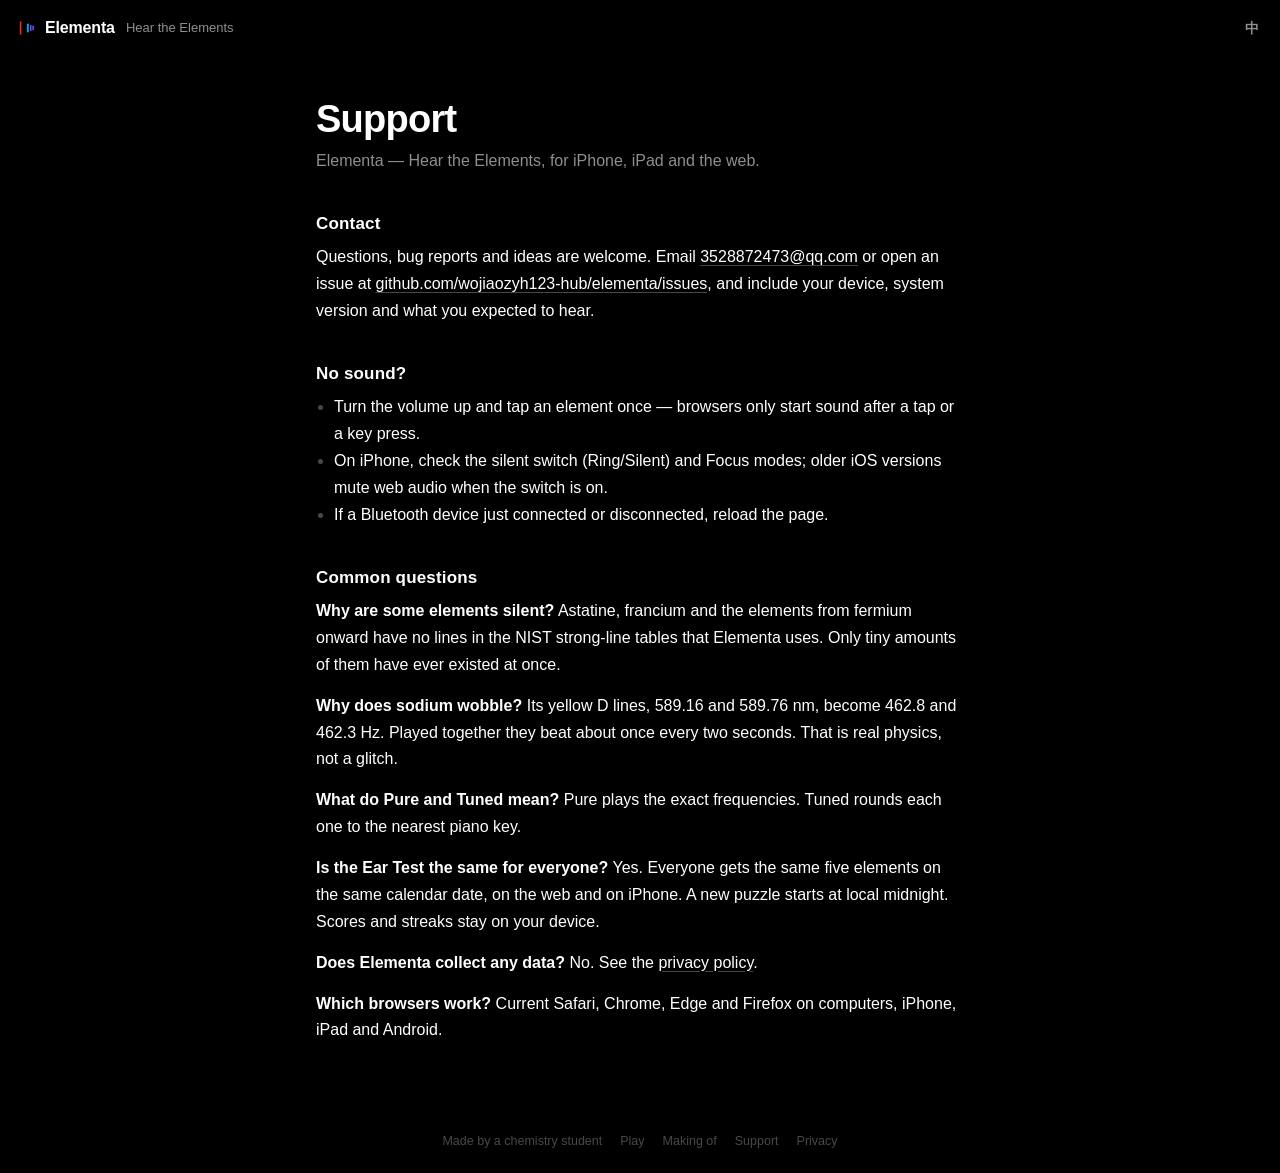
<file: support.html>
<!doctype html>
<html lang="en">
<head>
<meta charset="utf-8">
<meta name="viewport" content="width=device-width, initial-scale=1, viewport-fit=cover">
<title>Support — Elementa</title>
<meta name="description" content="Help and contact for Elementa — Hear the Elements (元素之声), on iPhone, iPad and the web.">
<meta name="theme-color" content="#000000">
<meta name="color-scheme" content="dark">
<link rel="canonical" href="https://wojiaozyh123-hub.github.io/elementa/support.html">
<link rel="icon" href="icon.svg" type="image/svg+xml">
<link rel="icon" href="favicon-32.png" sizes="32x32" type="image/png">
<link rel="apple-touch-icon" href="apple-touch-icon.png">
<meta property="og:title" content="Support — Elementa">
<meta property="og:description" content="Help and contact for Elementa — Hear the Elements (元素之声), on iPhone, iPad and the web.">
<meta property="og:image" content="https://wojiaozyh123-hub.github.io/elementa/og.png">
<meta name="twitter:card" content="summary_large_image">
<script>
  (function () {
    var l = 'auto';
    try { l = (JSON.parse(localStorage.getItem('elementa.settings.v1')) || {}).lang || 'auto'; } catch (e) {}
    if (l !== 'en' && l !== 'zh') {
      var list = navigator.languages || [navigator.language || 'en'];
      l = 'en';
      for (var i = 0; i < list.length; i++) {
        var x = String(list[i]).toLowerCase();
        if (x.indexOf('zh') === 0) { l = 'zh'; break; }
        if (x.indexOf('en') === 0) break;
      }
    }
    document.documentElement.lang = l === 'zh' ? 'zh-Hans' : 'en';
  })();
</script>
<link rel="stylesheet" href="style.css">
</head>
<body class="static">
<header class="top">
  <a class="brand" href="./">
    <span class="mark"><svg viewBox="0 0 24 24" width="20" height="20" aria-hidden="true"><rect x="4.6" y="4" width="1.8" height="16" rx=".9" fill="#ff2a1a"/><rect x="13.4" y="6.5" width="1.8" height="11" rx=".9" fill="#00c8ff"/><rect x="16.8" y="8" width="1.8" height="8" rx=".9" fill="#4f5bff"/><rect x="19.6" y="9" width="1.8" height="6" rx=".9" fill="#8a3cff"/></svg></span>
    <span class="wm"><span data-l="en">Elementa</span><span data-l="zh">元素之声</span></span>
    <span class="sub"><span data-l="en">Hear the Elements</span><span data-l="zh">听见元素周期表</span></span>
  </a>
  <nav class="nav">
    <button type="button" class="ib lang" id="langBtn" aria-label="切换到中文 · Switch to English"><span data-l="en" lang="zh-Hans" aria-hidden="true">中</span><span data-l="zh" lang="en" aria-hidden="true">EN</span></button>
  </nav>
</header>
<main class="page">
  <h1><span data-l="en">Support</span><span data-l="zh">支持</span></h1>
  <p class="sub1"><span data-l="en">Elementa — Hear the Elements, for iPhone, iPad and the web.</span><span data-l="zh">元素之声 — 听见元素周期表（iPhone、iPad 与网页版）。</span></p>

  <h2><span data-l="en">Contact</span><span data-l="zh">联系</span></h2>
  <p data-l="en">Questions, bug reports and ideas are welcome. Email <a href="mailto:3528872473@qq.com">3528872473@qq.com</a> or open an issue at <a href="https://github.com/wojiaozyh123-hub/elementa/issues">github.com/wojiaozyh123-hub/elementa/issues</a>, and include your device, system version and what you expected to hear.</p>
  <p data-l="zh">欢迎提问、报告问题或提出建议。请发邮件至 <a href="mailto:3528872473@qq.com">3528872473@qq.com</a>，或在 <a href="https://github.com/wojiaozyh123-hub/elementa/issues">github.com/wojiaozyh123-hub/elementa/issues</a> 提交，并写明你的设备、系统版本，以及你期望听到的声音。</p>

  <h2><span data-l="en">No sound?</span><span data-l="zh">没有声音？</span></h2>
  <ul data-l="en">
    <li>Turn the volume up and tap an element once — browsers only start sound after a tap or a key press.</li>
    <li>On iPhone, check the silent switch (Ring/Silent) and Focus modes; older iOS versions mute web audio when the switch is on.</li>
    <li>If a Bluetooth device just connected or disconnected, reload the page.</li>
  </ul>
  <ul data-l="zh">
    <li>调高音量，然后点一下任意元素——浏览器只有在点击或按键之后才允许播放声音。</li>
    <li>在 iPhone 上，请检查静音开关和专注模式；较旧的 iOS 版本在静音时会让网页没有声音。</li>
    <li>如果刚刚连接或断开了蓝牙设备，请刷新页面。</li>
  </ul>

  <h2><span data-l="en">Common questions</span><span data-l="zh">常见问题</span></h2>
  <p data-l="en"><strong>Why are some elements silent?</strong> Astatine, francium and the elements from fermium onward have no lines in the NIST strong-line tables that Elementa uses. Only tiny amounts of them have ever existed at once.</p>
  <p data-l="zh"><strong>为什么有些元素没有声音？</strong>砹、钫以及从镄开始的元素，在元素之声使用的 NIST 强谱线表中没有谱线；它们同一时间只存在过极少的量。</p>
  <p data-l="en"><strong>Why does sodium wobble?</strong> Its yellow D lines, 589.16 and 589.76 nm, become 462.8 and 462.3 Hz. Played together they beat about once every two seconds. That is real physics, not a glitch.</p>
  <p data-l="zh"><strong>为什么钠的声音会起伏？</strong>钠的黄色 D 双线 589.16 nm 与 589.76 nm 变成 462.8 Hz 与 462.3 Hz，同时响起时大约每两秒起伏一次。这是真实的物理现象，并不是故障。</p>
  <p data-l="en"><strong>What do Pure and Tuned mean?</strong> Pure plays the exact frequencies. Tuned rounds each one to the nearest piano key.</p>
  <p data-l="zh"><strong>“精确”和“钢琴键”有什么区别？</strong>“精确”播放严格换算出的频率；“钢琴键”把每个频率取到最近的钢琴键音高。</p>
  <p data-l="en"><strong>Is the Ear Test the same for everyone?</strong> Yes. Everyone gets the same five elements on the same calendar date, on the web and on iPhone. A new puzzle starts at local midnight. Scores and streaks stay on your device.</p>
  <p data-l="zh"><strong>听音测验对所有人都一样吗？</strong>是的。同一个日期，网页和 iPhone 上所有人听到的五个元素都相同，每天本地时间零点更新。成绩与连续天数只保存在你的设备上。</p>
  <p data-l="en"><strong>Does Elementa collect any data?</strong> No. See the <a href="privacy.html">privacy policy</a>.</p>
  <p data-l="zh"><strong>元素之声会收集数据吗？</strong>不会。详见<a href="privacy.html">隐私政策</a>。</p>
  <p data-l="en"><strong>Which browsers work?</strong> Current Safari, Chrome, Edge and Firefox on computers, iPhone, iPad and Android.</p>
  <p data-l="zh"><strong>支持哪些浏览器？</strong>电脑、iPhone、iPad 和安卓设备上较新版本的 Safari、Chrome、Edge 与 Firefox。</p>
</main>
<footer class="foot">
  <span><span data-l="en">Made by a chemistry student</span><span data-l="zh">一名化学系学生制作</span></span>
  <a href="./"><span data-l="en">Play</span><span data-l="zh">打开元素之声</span></a>
  <a href="making-of.html"><span data-l="en">Making of</span><span data-l="zh">制作过程</span></a>
  <a href="support.html"><span data-l="en">Support</span><span data-l="zh">支持</span></a>
  <a href="privacy.html"><span data-l="en">Privacy</span><span data-l="zh">隐私</span></a>
</footer>
<script>
  (function () {
    var b = document.getElementById('langBtn');
    function label() { b.setAttribute('aria-label', document.documentElement.lang.indexOf('zh') === 0 ? 'Switch to English' : '切换到中文'); }
    label();
    b.addEventListener('click', function () {
    var zh = document.documentElement.lang.indexOf('zh') !== 0;
    document.documentElement.lang = zh ? 'zh-Hans' : 'en';
    label();
    try {
      var s = JSON.parse(localStorage.getItem('elementa.settings.v1')) || {};
      s.lang = zh ? 'zh' : 'en';
      localStorage.setItem('elementa.settings.v1', JSON.stringify(s));
    } catch (e) {}
    });
  })();
</script>
</body>
</html>
</file>
<file: style.css>
/* Elementa — a precision instrument in a dark room. Colour comes only from light. */

:root {
  --bg: #000;
  --fg: #fff;
  --fg2: #8e8e93;
  --fg3: #48484a;
  --tile: #0e0e10;
  --tile-hover: #18181b;
  --tile-sel: #232327;
  --r: 6px;
  --ok: #30d158;
  --bad: #ff453a;
  --pad: 16px;
  --font: -apple-system, BlinkMacSystemFont, "SF Pro Text", "Segoe UI", Roboto, "Helvetica Neue", "PingFang SC",
    "Hiragino Sans GB", "Microsoft YaHei", "Noto Sans CJK SC", "Noto Sans SC", sans-serif;
  --mono: ui-monospace, "SF Mono", SFMono-Regular, Menlo, Consolas, monospace;
  color-scheme: dark;
}

* { box-sizing: border-box; }
html { background: var(--bg); -webkit-text-size-adjust: 100%; text-size-adjust: 100%; overflow-x: clip; }
body {
  margin: 0;
  min-height: 100vh;
  min-height: 100dvh;
  display: flex;
  flex-direction: column;
  background: var(--bg);
  color: var(--fg);
  font: 15px/1.5 var(--font);
  -webkit-font-smoothing: antialiased;
  -moz-osx-font-smoothing: grayscale;
  overflow-x: clip;
}
html:lang(zh) [data-l="en"], html:not(:lang(zh)) [data-l="zh"] { display: none !important; }
[hidden] { display: none !important; }
button { font: inherit; color: inherit; }
a { color: inherit; }
sup, sub { font-size: .62em; line-height: 0; }

.vh {
  position: absolute !important; width: 1px; height: 1px; margin: -1px; padding: 0; overflow: hidden;
  clip: rect(0 0 0 0); clip-path: inset(50%); white-space: nowrap; border: 0;
}

:focus { outline: none; }
:focus-visible { outline: none; box-shadow: 0 0 0 1.5px rgba(255, 255, 255, .7); }

/* ——— header ——— */

.top {
  position: sticky; top: 0; z-index: 20;
  display: flex; align-items: center; justify-content: space-between; gap: 12px;
  height: calc(56px + env(safe-area-inset-top));
  padding: env(safe-area-inset-top) max(var(--pad), env(safe-area-inset-right)) 0 max(var(--pad), env(safe-area-inset-left));
  background: var(--bg);
}
.brand { display: flex; align-items: center; gap: 9px; min-width: 0; color: var(--fg); text-decoration: none; border-radius: 8px; padding: 4px 6px 4px 2px; margin-left: -2px; }
.mark svg { display: block; width: 20px; height: 20px; }
.wm { font-weight: 600; font-size: 16px; letter-spacing: -.01em; white-space: nowrap; }
.sub { color: var(--fg2); font-size: 13px; white-space: nowrap; margin-left: 2px; }
.nav { display: flex; align-items: center; gap: 2px; margin-right: -8px; flex: none; }
.brand { overflow: hidden; }
@media (max-width: 600px) { .sub { display: none; } }

.ib {
  position: relative;
  display: inline-grid; place-items: center;
  width: 40px; height: 40px; margin: 0; padding: 0;
  border: 0; border-radius: 10px; background: transparent;
  color: var(--fg2); cursor: pointer; text-decoration: none;
  -webkit-tap-highlight-color: transparent;
  transition: color .15s ease;
}
.ib svg { width: 22px; height: 22px; display: block; }
.ib[aria-current="page"] { color: var(--fg); }
.ib:disabled { color: var(--fg3); cursor: default; }
.ib.lang { font-size: 14px; font-weight: 600; letter-spacing: .01em; }
@media (hover: hover) { .ib:not(:disabled):hover { color: var(--fg); } }
@media (pointer: coarse) { .ib { width: 44px; height: 44px; } }

@media (hover: hover) and (pointer: fine) {
  .ib[data-tip]:not([data-tip=""])::after {
    content: attr(data-tip);
    position: absolute; top: calc(100% + 2px); left: 50%;
    transform: translate(-50%, -3px);
    padding: 4px 9px; border-radius: 7px;
    background: #1c1c1e; color: var(--fg);
    font: 500 12px/1.3 var(--font); letter-spacing: 0; white-space: nowrap;
    opacity: 0; pointer-events: none; z-index: 30;
    transition: opacity .15s ease, transform .15s ease;
  }
  .ib[data-tip]:hover::after { opacity: 1; transform: translate(-50%, 0); transition-delay: .45s; }
  .nav .ib:last-child::after, .bar-r .ib:last-child::after { left: auto; right: 0; transform: translate(0, -3px); }
  .nav .ib:last-child:hover::after, .bar-r .ib:last-child:hover::after { transform: none; }
  .bar > .ib::after { left: 0; transform: translate(0, -3px); }
  .bar > .ib:hover::after { transform: none; }
}

/* ——— layout ——— */

main {
  flex: 1; width: 100%; max-width: 1400px; margin: 0 auto;
  padding: 0 max(var(--pad), env(safe-area-inset-right)) 8px max(var(--pad), env(safe-area-inset-left));
  opacity: 0; transition: opacity .35s ease;
}
.ready main, .ready .foot { opacity: 1; }
.view.enter { animation: view-in .3s cubic-bezier(.2, .7, .3, 1) both; }
@keyframes view-in { from { opacity: 0; transform: translateY(6px); } to { opacity: 1; transform: none; } }

h2 { font-size: 13px; font-weight: 600; color: var(--fg2); letter-spacing: .01em; margin: 0 0 10px; }
.note { color: var(--fg2); font-size: 13px; line-height: 1.5; margin: 0; }
.textbtn {
  border: 0; background: transparent; color: var(--fg2); padding: 6px 8px; border-radius: 8px; cursor: pointer;
  -webkit-tap-highlight-color: transparent; transition: color .15s ease;
}
@media (hover: hover) { .textbtn:hover { color: var(--fg); } }

/* segmented choice: white text + a small dot for the chosen one, no boxes */
.seg { display: inline-flex; gap: 2px; }
.seg button {
  position: relative; border: 0; background: transparent; color: var(--fg2);
  font-size: 14px; padding: 8px 11px 10px; border-radius: 8px; cursor: pointer;
  -webkit-tap-highlight-color: transparent; transition: color .15s ease;
}
.seg button[aria-pressed="true"] { color: var(--fg); }
.seg button::after {
  content: ""; position: absolute; left: 50%; bottom: 3px; width: 3px; height: 3px; margin-left: -1.5px;
  border-radius: 50%; background: var(--fg); opacity: 0; transform: scale(.4); transition: opacity .2s ease, transform .2s ease;
}
.seg button[aria-pressed="true"]::after { opacity: 1; transform: none; }
@media (hover: hover) { .seg button:hover { color: var(--fg); } }

/* ——— play: table ——— */

.stage { --cell: 20px; --gap: 1.5px; --step: 21.5px; --fgap: 7px; position: relative; width: calc(18 * var(--step) - var(--gap)); margin: 10px auto 0; }
.board {
  position: relative;
  height: calc(9 * var(--step) - var(--gap) + var(--fgap));
  user-select: none; -webkit-user-select: none; -webkit-touch-callout: none;
}
.tile {
  position: absolute;
  left: calc(var(--c) * var(--step));
  top: calc(var(--r) * var(--step) + var(--f) * var(--fgap));
  width: var(--cell); height: var(--cell);
  margin: 0; padding: 0; border: 0;
  border-radius: min(var(--r), calc(var(--cell) * .14));
  background: var(--tile); color: var(--fg);
  cursor: pointer; touch-action: none;
  -webkit-tap-highlight-color: transparent;
  transition: background-color .18s ease;
}
.tile .sym {
  position: absolute; inset: 0; display: grid; place-items: center;
  font-weight: 600; font-size: calc(var(--cell) * .4); line-height: 1; letter-spacing: -.02em;
  pointer-events: none;
}
.board.big .tile .sym { padding-top: calc(var(--cell) * .07); font-size: calc(var(--cell) * .36); }
.tile .z {
  display: none; position: absolute; left: calc(var(--cell) * .1); top: calc(var(--cell) * .09);
  font-size: calc(var(--cell) * .165); line-height: 1; color: var(--fg3); font-variant-numeric: tabular-nums;
  pointer-events: none;
}
.board.big .tile .z { display: block; }
.tile .dot {
  position: absolute; width: 3px; height: 3px; border-radius: 50%;
  right: max(2px, calc(var(--cell) * .1)); top: max(2px, calc(var(--cell) * .1));
  background: rgb(var(--g)); pointer-events: none;
}
.halo { position: absolute; inset: 0; border-radius: inherit; opacity: 0; pointer-events: none; }
.tile .halo {
  background: rgba(var(--g), .24);
  box-shadow: 0 0 calc(var(--cell) * .55) rgba(var(--g), .6), inset 0 0 calc(var(--cell) * .35) rgba(var(--g), .5);
}
.tile.lit { z-index: 1; }
.tile.mute { background: #09090a; }
.tile.mute .sym { color: var(--fg3); }
.tile.sel { background: var(--tile-sel); }
@media (hover: hover) {
  .tile:hover { background: var(--tile-hover); }
  .tile.sel:hover { background: #29292e; }
}
.tile:focus-visible { box-shadow: 0 0 0 1.5px rgba(255, 255, 255, .75); z-index: 2; }
.fmark {
  position: absolute; left: calc(var(--c) * var(--step)); top: calc(var(--r) * var(--step));
  width: var(--cell); height: var(--cell); display: grid; place-items: center;
  color: var(--fg3); font-size: max(8px, calc(var(--cell) * .15)); font-variant-numeric: tabular-nums; white-space: nowrap;
}
.board:not(.big) .fmark { display: none; }

/* ——— play: now-playing panel (below the table on narrow screens) ——— */

.panel {
  display: grid;
  grid-template-columns: minmax(0, 1fr) auto;
  grid-template-areas: "head ctl" "strip strip" "chips chips";
  align-items: center; row-gap: 12px;
  margin: 22px 4px 0;
  --g: 255, 255, 255;
}
.p-head { grid-area: head; display: flex; align-items: center; gap: 14px; min-width: 0; }
.p-symbox { display: flex; flex-direction: column; min-width: 58px; }
.p-z { color: var(--fg2); font-size: 12px; line-height: 1; font-variant-numeric: tabular-nums; }
.p-sym { font-size: 46px; font-weight: 600; line-height: 1.05; letter-spacing: -.03em; }
.panel.mute .p-sym { color: var(--fg3); }
.p-names { min-width: 0; }
.p-n1 { font-size: 17px; font-weight: 600; line-height: 1.3; white-space: nowrap; overflow: hidden; text-overflow: ellipsis; }
.p-n2 { color: var(--fg2); font-size: 14px; line-height: 1.35; white-space: nowrap; }
.p-cat { color: var(--fg3); font-size: 12px; line-height: 1.4; white-space: nowrap; }
.p-ctl { grid-area: ctl; display: flex; gap: 0; margin-right: -8px; }
.strip { display: block; width: 100%; }
.p-strip { grid-area: strip; height: 64px; }
.chips {
  grid-area: chips; list-style: none; margin: 0; padding: 0; align-self: start;
  min-height: calc(8 * 22px);
  color: var(--fg2); font-size: 12.5px; font-variant-numeric: tabular-nums;
}
.chips.full { min-height: calc(12 * 22px); }
.chips li { display: flex; align-items: center; gap: 9px; height: 22px; white-space: nowrap; }
.chips li i { flex: none; width: 5px; height: 5px; border-radius: 50%; background: var(--lc); box-shadow: 0 0 6px var(--lc); opacity: .85; }
.chips .none { color: var(--fg3); }
.hint { text-align: center; color: var(--fg3); font-size: 12.5px; line-height: 1.6; margin: 20px 0 0; }
.hint .ios { color: var(--fg3); }

@media (min-width: 600px) {
  .stage:not(.wide) .chips { columns: 2; column-gap: 32px; min-height: calc(4 * 22px); }
  .stage:not(.wide) .chips.full { min-height: calc(6 * 22px); }
  .stage:not(.wide) .chips li { break-inside: avoid; }
  .stage:not(.wide) .p-strip { height: 80px; }
}

/* wide screens: the panel sits in the table's own gap (columns 3–12, rows 1–3) */
.stage.wide .panel {
  position: absolute; margin: 0;
  left: calc(2 * var(--step) + var(--cell) * .2);
  top: 0;
  width: calc(10 * var(--step) - var(--gap) - var(--cell) * .4);
  height: calc(3 * var(--step) - var(--gap));
  grid-template-columns: calc(var(--cell) * 2.35) minmax(0, 1fr);
  grid-template-rows: calc(var(--cell) * 1.2) minmax(0, 1fr) auto;
  grid-template-areas: "head strip" "head chips" "ctl chips";
  column-gap: calc(var(--cell) * .35); row-gap: calc(var(--cell) * .12);
  align-items: start;
}
.stage.wide .p-head { flex-direction: column; align-items: flex-start; gap: calc(var(--cell) * .06); }
.stage.wide .p-sym { font-size: calc(var(--cell) * 1.02); line-height: 1; }
.stage.wide .p-z { font-size: max(11px, calc(var(--cell) * .18)); margin-bottom: 3px; }
.stage.wide .p-n1 { font-size: clamp(14px, calc(var(--cell) * .26), 18px); }
.stage.wide .p-n2 { font-size: clamp(12px, calc(var(--cell) * .21), 14px); }
.stage.wide .p-cat { display: none; }
.stage.wide.roomy .p-cat { display: block; }
.stage.wide .p-names { max-width: 100%; }
.stage.wide .p-ctl { align-self: end; margin: 0 0 0 -10px; }
.stage.wide .p-ctl .ib { width: 36px; height: 36px; }
.stage.wide .panel.full { grid-template-rows: calc(var(--cell) * .9) minmax(0, 1fr) auto; }
.stage.wide .p-strip { height: 100%; }
.stage.wide .chips {
  min-height: 0; columns: 2; column-gap: calc(var(--cell) * .4);
  font-size: clamp(10.5px, calc(var(--cell) * .185), 12.5px);
  padding-top: calc(var(--cell) * .04);
}
.stage.wide .chips li { height: max(15px, calc(var(--cell) * .3)); break-inside: avoid; }
.stage.wide + .hint { margin-top: 26px; }

/* landscape phones: a compact panel in the same gap — symbol, name, strip and controls, no chips */
.stage.wide.compact .panel, .stage.wide.compact .panel.full {
  grid-template-columns: calc(var(--cell) * 3.3) minmax(0, 1fr);
  grid-template-rows: minmax(0, 1fr) auto;
  grid-template-areas: "head strip" "head ctl";
  row-gap: 0;
}
.stage.wide.compact .p-head { align-self: center; gap: 2px; }
.stage.wide.compact .p-sym { font-size: calc(var(--cell) * 1.25); }
.stage.wide.compact .p-z { margin-bottom: 1px; }
.stage.wide.compact .chips, .stage.wide.compact .p-cat, .stage.wide.compact .p-n2 { display: none; }
.stage.wide.compact .p-ctl { justify-self: end; margin: 0 -8px 0 0; }
.stage.wide.compact .p-ctl .ib { width: 40px; height: 34px; }

/* ——— element detail ——— */

#v-el { max-width: 1000px; margin: 0 auto; --g: 255, 255, 255; }
.bar { display: flex; align-items: center; justify-content: space-between; margin: 6px -8px 0; }
.bar-r { display: flex; gap: 0; }
.d-head { display: grid; grid-template-columns: auto minmax(0, 1fr) auto; align-items: end; gap: 12px 24px; margin: 10px 0 26px; }
.d-symbox { display: flex; flex-direction: column; }
.d-z { color: var(--fg2); font-size: 14px; line-height: 1; font-variant-numeric: tabular-nums; margin-bottom: 4px; }
.d-sym { font-size: clamp(72px, 13vw, 132px); font-weight: 600; line-height: .92; letter-spacing: -.035em; }
#v-el.mute .d-sym { color: var(--fg3); }
.d-names { padding-bottom: 6px; min-width: 0; }
.d-n1 { font-size: clamp(24px, 3.4vw, 36px); font-weight: 600; letter-spacing: -.015em; line-height: 1.15; margin: 0; }
.d-n2 { color: var(--fg2); font-size: clamp(16px, 2vw, 20px); margin-top: 2px; }
.d-cat { color: var(--fg3); font-size: 13px; margin-top: 4px; }
.d-ctl { display: flex; align-items: center; gap: 2px; padding-bottom: 4px; margin-right: -8px; }
.ib.play { width: 56px; height: 56px; color: var(--fg); }
.ib.play svg { width: 30px; height: 30px; }
.ib.play:disabled { color: var(--fg3); }
.d-spec { margin: 0; }
.d-strip { height: clamp(110px, 17vw, 176px); }
.d-axis { position: relative; height: 36px; color: var(--fg3); font-size: 11px; font-variant-numeric: tabular-nums; }
.d-axis span { position: absolute; top: 6px; transform: translateX(-50%); white-space: nowrap; text-align: center; line-height: 1.35; }
.d-axis span.l { transform: none; text-align: left; }
.d-axis span.r { transform: translateX(-100%); text-align: right; }
.d-axis small { display: block; font-size: 10.5px; }
#v-el .seg { margin: 6px 0 0 -11px; }
.d-cols { display: grid; grid-template-columns: minmax(0, 1.2fr) minmax(0, 1fr); gap: 40px 56px; margin-top: 30px; }
.d-tap { margin: -4px 0 10px; }
.d-lines { list-style: none; margin: 0 -10px; padding: 0; color: var(--fg2); }
.line {
  display: grid; grid-template-columns: 8px 1.15fr 1.1fr 1fr 56px; align-items: center; gap: 14px;
  width: 100%; padding: 9px 10px; border: 0; border-radius: 8px; background: transparent;
  color: inherit; font-size: 14px; font-variant-numeric: tabular-nums; text-align: left; cursor: pointer;
  -webkit-tap-highlight-color: transparent; transition: background-color .15s ease, color .15s ease;
}
@media (hover: hover) { .line:hover { background: var(--tile); color: var(--fg); } }
.line i { width: 7px; height: 7px; border-radius: 50%; background: var(--lc); box-shadow: 0 0 8px var(--lc); }
.line small { color: var(--fg3); }
.line .amp { display: block; height: 2px; }
.line .amp b { display: block; height: 2px; border-radius: 1px; background: var(--lc); opacity: .75; }
.d-lines .none { padding: 9px 10px; color: var(--fg3); }
.d-sws { display: flex; flex-wrap: wrap; gap: 14px 32px; margin: 0 0 30px; }
.d-sws:empty { display: none; }
.sw { display: flex; align-items: center; gap: 12px; font-size: 14px; line-height: 1.35; }
.sw i { flex: none; width: 26px; height: 26px; border-radius: 50%; background: var(--sc); box-shadow: 0 0 18px var(--sc); }
.sw small { color: var(--fg3); font-size: 12px; font-variant-numeric: tabular-nums; letter-spacing: .02em; }
.d-sws .note { flex-basis: 100%; color: var(--fg3); font-size: 12.5px; }
.d-explain p { margin: 0 0 12px; font-size: 15px; line-height: 1.65; }

@media (max-width: 760px) {
  .d-head { grid-template-columns: auto minmax(0, 1fr); }
  .d-ctl { grid-column: 1 / -1; justify-self: start; margin: -6px 0 0 -12px; }
  .d-cols { grid-template-columns: 1fr; gap: 28px; margin-top: 22px; }
  .line { grid-template-columns: 8px 1.2fr 1.1fr 1fr 34px; gap: 10px; font-size: 13.5px; }
}
@media (max-width: 400px) {
  .line { grid-template-columns: 7px 1.25fr 1.1fr 1fr 24px; gap: 9px; font-size: 13px; }
}

/* ——— ear test ——— */

#v-test { max-width: 620px; margin: 0 auto; text-align: center; }
.t-head { margin: 22px 0 0; }
.t-title { font-size: 28px; font-weight: 600; letter-spacing: -.015em; margin: 0; line-height: 1.2; }
.t-meta { color: var(--fg2); font-size: 14px; margin: 4px 0 0; min-height: 21px; }
.t-dots { list-style: none; display: flex; justify-content: center; gap: 10px; margin: 18px 0 30px; padding: 0; }
.t-dots li { width: 7px; height: 7px; border-radius: 50%; background: #2c2c2e; transition: background-color .3s ease, transform .3s ease; }
.t-dots li.cur { background: var(--fg); transform: scale(1.15); }
.t-dots li.ok { background: var(--ok); }
.t-dots li.bad { background: var(--bad); }
.t-play {
  position: relative; display: grid; place-items: center;
  width: 112px; height: 112px; margin: 0 auto; border: 0; border-radius: 50%;
  background: var(--tile); color: var(--fg); cursor: pointer; -webkit-tap-highlight-color: transparent;
}
.t-play svg { position: relative; width: 38px; height: 38px; margin-left: 5px; }
.t-play .halo { border-radius: 50%; background: rgba(255, 255, 255, .06); box-shadow: 0 0 44px rgba(255, 255, 255, .28), inset 0 0 26px rgba(255, 255, 255, .16); }
.revealed .t-play { color: var(--fg2); }
.t-q { color: var(--fg2); margin: 20px 0 22px; }
.t-choices { display: grid; grid-template-columns: repeat(4, minmax(0, 1fr)); gap: 10px; max-width: 470px; margin: 0 auto; }
.choice {
  position: relative; aspect-ratio: 1; display: flex; flex-direction: column; align-items: center; justify-content: center; gap: 5px;
  margin: 0; padding: 0; border: 0; border-radius: var(--r);
  background: var(--tile); color: var(--fg); cursor: pointer; -webkit-tap-highlight-color: transparent;
  transition: opacity .35s ease, background-color .18s ease, box-shadow .35s ease;
}
@media (hover: hover) { .choice:hover { background: var(--tile-hover); } }
.choice .sym { position: relative; font-size: clamp(26px, 7.5vw, 36px); font-weight: 600; line-height: 1; letter-spacing: -.02em; }
.choice .nm { position: relative; font-size: 12px; color: var(--fg2); max-width: 92%; overflow: hidden; text-overflow: ellipsis; white-space: nowrap; }
.choice .k { position: absolute; left: 8px; top: 6px; font-size: 11px; color: var(--fg3); font-variant-numeric: tabular-nums; }
@media (pointer: coarse) { .choice .k { display: none; } }
.revealed .choice .k { display: none; }
.choice.ok { box-shadow: 0 0 26px rgba(48, 209, 88, .38), inset 0 0 22px rgba(48, 209, 88, .22); }
.choice.ok .sym { color: var(--ok); }
.choice.bad { box-shadow: 0 0 26px rgba(255, 69, 58, .34), inset 0 0 22px rgba(255, 69, 58, .2); }
.choice.bad .sym { color: var(--bad); }
.choice.dim { opacity: .35; }
.choice .halo { background: rgba(48, 209, 88, .1); }
.t-after { opacity: 0; transition: opacity .3s ease; pointer-events: none; }
.revealed .t-after { opacity: 1; pointer-events: auto; }
.t-verdict { font-size: 15px; margin: 22px 0 10px; min-height: 23px; }
.t-verdict.ok { color: var(--ok); }
.t-verdict.bad { color: var(--bad); }
.t-strip { max-width: 470px; height: 48px; margin: 0 auto 6px; }
.t-next { color: var(--fg); }
.t-ios { color: var(--fg3); margin-top: 18px; min-height: 20px; }
.t-done { display: none; }
.finished .t-game, .finished .t-dots { display: none; }
.finished .t-done { display: block; }
.t-score { font-size: 72px; font-weight: 600; font-variant-numeric: tabular-nums; letter-spacing: -.03em; line-height: 1.05; margin-top: 26px; }
.t-squares { display: flex; justify-content: center; gap: 7px; margin: 16px 0 10px; }
.t-squares i { width: 18px; height: 18px; border-radius: 4px; }
.t-squares i.ok { background: var(--ok); box-shadow: 0 0 12px rgba(48, 209, 88, .35); }
.t-squares i.bad { background: var(--bad); box-shadow: 0 0 12px rgba(255, 69, 58, .3); }
.t-streak { color: var(--fg2); margin: 0; min-height: 22px; }
.t-share { color: var(--fg); margin: 10px 0 4px; }
.t-nextin { color: var(--fg3); font-variant-numeric: tabular-nums; margin-bottom: 34px; }
.t-done h2 { margin-bottom: 8px; }
.t-today { list-style: none; margin: 0 auto; padding: 0; max-width: 340px; text-align: left; }
.t-row {
  display: grid; grid-template-columns: 52px minmax(0, 1fr) auto; align-items: center; gap: 10px;
  padding: 7px 10px; border-radius: 8px; color: var(--fg); text-decoration: none; transition: background-color .15s ease;
}
@media (hover: hover) { .t-row:hover { background: var(--tile); } }
.t-row .sym { font-size: 21px; font-weight: 600; letter-spacing: -.02em; text-shadow: 0 0 16px rgba(var(--g), .55); }
.t-row .nm { color: var(--fg2); }
.t-row .mk svg { width: 18px; height: 18px; display: block; }
.t-row .mk.ok { color: var(--ok); }
.t-row .mk.bad { color: var(--bad); }

/* ——— spell ——— */

#v-spell { max-width: 900px; margin: 0 auto; text-align: center; }
.s-field { display: block; }
.s-field input {
  width: 100%; margin: 0; padding: 30px 0 6px; border: 0; background: transparent; color: var(--fg);
  font: 600 clamp(30px, 6.2vw, 50px)/1.2 var(--font); letter-spacing: -.015em; text-align: center; caret-color: var(--fg);
}
.s-field input::placeholder { color: var(--fg3); font-weight: 500; }
.s-field input:focus-visible { box-shadow: none; }
.s-tiles { display: flex; flex-wrap: wrap; justify-content: center; align-items: center; gap: 10px; min-height: 92px; margin: 20px 0 10px; }
.stile {
  position: relative; width: 84px; height: 84px; margin: 0; padding: 0; border: 0; border-radius: var(--r);
  background: var(--tile); color: var(--fg); cursor: pointer; -webkit-tap-highlight-color: transparent;
  animation: tile-in .32s cubic-bezier(.2, .7, .3, 1) both;
}
@keyframes tile-in { from { opacity: 0; transform: translateY(4px); } to { opacity: 1; transform: none; } }
.stile .z { position: absolute; left: 8px; top: 6px; font-size: 11px; line-height: 1; color: var(--fg3); font-variant-numeric: tabular-nums; }
.stile .sym { position: absolute; left: 0; right: 0; top: 24%; font-size: 32px; font-weight: 600; line-height: 1; letter-spacing: -.02em; }
.stile .nm { position: absolute; left: 4px; right: 4px; bottom: 9px; font-size: 10.5px; color: var(--fg2); white-space: nowrap; overflow: hidden; text-overflow: ellipsis; }
.stile .halo { background: rgba(var(--g, 255, 255, 255), .24); box-shadow: 0 0 34px rgba(var(--g, 255, 255, 255), .55), inset 0 0 24px rgba(var(--g, 255, 255, 255), .45); }
.stile.lit { z-index: 1; }
.stile.mute .sym { color: var(--fg3); }
@media (hover: hover) { .stile:hover { background: var(--tile-hover); } }
.miss { display: inline-block; min-width: 26px; font-size: 32px; font-weight: 600; color: var(--fg3); animation: tile-in .32s ease both; }
.gap { display: inline-block; width: 22px; }
.s-note { min-height: 20px; }
.s-strips { max-width: 560px; margin: 6px auto 0; }
.s-strips:empty { display: none; }
.s-row { display: grid; grid-template-columns: 34px 1fr; align-items: center; gap: 10px; height: 26px; }
.s-row span { color: var(--fg3); font-size: 12px; font-weight: 600; text-align: right; }
.s-row .strip { height: 22px; }
.s-ctl { display: flex; justify-content: center; gap: 4px; margin: 10px 0 18px; }
.s-ctl .ib:not(:disabled) { color: var(--fg); }
.s-try { display: flex; flex-wrap: wrap; justify-content: center; align-items: baseline; gap: 0 2px; color: var(--fg3); font-size: 14px; margin: 0; }
.s-try > span { margin-right: 4px; }
@media (max-width: 520px) {
  .stile { width: 64px; height: 64px; }
  .stile .sym { font-size: 25px; top: 22%; }
  .stile .nm { font-size: 9.5px; bottom: 6px; }
  .stile .z { font-size: 10px; left: 6px; top: 5px; }
  .s-tiles { gap: 8px; min-height: 72px; }
  .miss { font-size: 25px; min-width: 20px; }
}

/* ——— about ——— */

.prose { max-width: 680px; margin: 0 auto; padding-top: 14px; }
.prose .lead { font-size: clamp(23px, 3.6vw, 32px); font-weight: 600; line-height: 1.28; letter-spacing: -.015em; margin: 18px 0 8px; }
.prose h2 { font-size: 17px; color: var(--fg); letter-spacing: -.005em; margin: 44px 0 10px; }
.prose p, .prose li { font-size: 16px; line-height: 1.68; }
.prose p { margin: 0 0 14px; }
.prose ul { margin: 0; padding-left: 1.1em; }
.prose li { margin: 0 0 6px; }
.prose li::marker { color: var(--fg3); }
.prose cite { font-style: italic; }
.prose .note { font-size: 13px; }
.formula { font: 500 clamp(13.5px, 3.7vw, 21px)/1.5 var(--mono); letter-spacing: 0; margin: 20px 0 !important; white-space: nowrap; overflow-x: auto; }
.formula span { font-style: italic; }
.demo {
  position: relative; display: inline-flex; align-items: center; gap: 10px;
  margin: 0 0 0 -2px; padding: 6px 2px; border: 0; background: transparent; color: var(--fg);
  font-size: 15px; cursor: pointer; -webkit-tap-highlight-color: transparent;
}
.demo::before { content: ""; width: 10px; height: 12px; background: currentColor; clip-path: polygon(0 0, 100% 50%, 0 100%); }
.demo .halo { inset: -6px -14px; border-radius: 14px; background: radial-gradient(closest-side, rgba(255, 255, 255, .14), rgba(255, 255, 255, 0)); }
.a-strip { height: 56px; margin: 4px 0 18px; }
.a-cap { margin: -12px 0 14px !important; color: var(--fg3) !important; }
.settings { margin: 0 0 6px; }
.set-row { display: flex; align-items: center; justify-content: space-between; flex-wrap: wrap; gap: 4px 16px; min-height: 44px; }
.set-row > span { font-size: 16px; }
.settings .note { margin: -4px 0 8px; }
.links { display: flex; flex-wrap: wrap; gap: 6px 22px; margin-top: 18px !important; }
.links a { color: var(--fg2); text-decoration: none; }
@media (hover: hover) { .links a:hover { color: var(--fg); } }
.prose a:not(.ib) { text-underline-offset: 3px; text-decoration-color: var(--fg3); }

/* ——— footer, toast, misc ——— */

.foot {
  display: flex; flex-wrap: wrap; justify-content: center; gap: 4px 18px;
  padding: 34px var(--pad) calc(22px + env(safe-area-inset-bottom));
  color: var(--fg3); font-size: 12.5px;
  opacity: 0; transition: opacity .35s ease;
}
.foot a { color: var(--fg3); text-decoration: none; transition: color .15s ease; }
@media (hover: hover) { .foot a:hover { color: var(--fg2); } }

#toast {
  position: fixed; left: 50%; bottom: calc(28px + env(safe-area-inset-bottom)); z-index: 50;
  padding: 9px 16px; border-radius: 20px; background: #1c1c1e; color: var(--fg); font-size: 14px;
  max-width: calc(100vw - 32px); overflow-wrap: anywhere; text-align: center;
  transform: translate(-50%, 8px); opacity: 0; pointer-events: none;
  transition: opacity .2s ease, transform .2s ease;
}
#toast.show { opacity: 1; transform: translate(-50%, 0); }
.fail { text-align: center; padding: 80px 0; color: var(--fg2); }
.noscript { text-align: center; color: var(--fg2); padding: 40px var(--pad); }

@media (prefers-reduced-motion: reduce) {
  .view.enter, .stile, .miss { animation: none; }
  *, *::before, *::after { transition-duration: 0s !important; }
}

/* ——— static pages (support, privacy, making of, 404) ——— */

.page { max-width: 680px; margin: 0 auto; padding: 8px max(var(--pad), env(safe-area-inset-right)) 40px max(var(--pad), env(safe-area-inset-left)); }
.page h1 { font-size: clamp(28px, 5vw, 38px); font-weight: 600; letter-spacing: -.02em; line-height: 1.15; margin: 34px 0 6px; }
.page .sub1 { color: var(--fg2); margin: 0 0 30px; }
.page h2 { font-size: 17px; color: var(--fg); margin: 36px 0 8px; }
.page p, .page li { font-size: 16px; line-height: 1.68; }
.page p { margin: 0 0 14px; }
.page ul, .page ol { padding-left: 1.2em; margin: 0 0 14px; }
.page li::marker { color: var(--fg3); }
.page a { text-underline-offset: 3px; text-decoration-color: var(--fg3); }
.page .quiet { color: var(--fg2); }
.page code { font: 14px var(--mono); }
body.static main { opacity: 1; }
body.static .foot { opacity: 1; }
@media (max-width: 360px) { .formula { white-space: normal; } }
@media (max-width: 360px) {
  .top { gap: 2px; }
  .nav .ib { width: 36px; }
  .brand { gap: 7px; padding-right: 0; }
}
</file>
